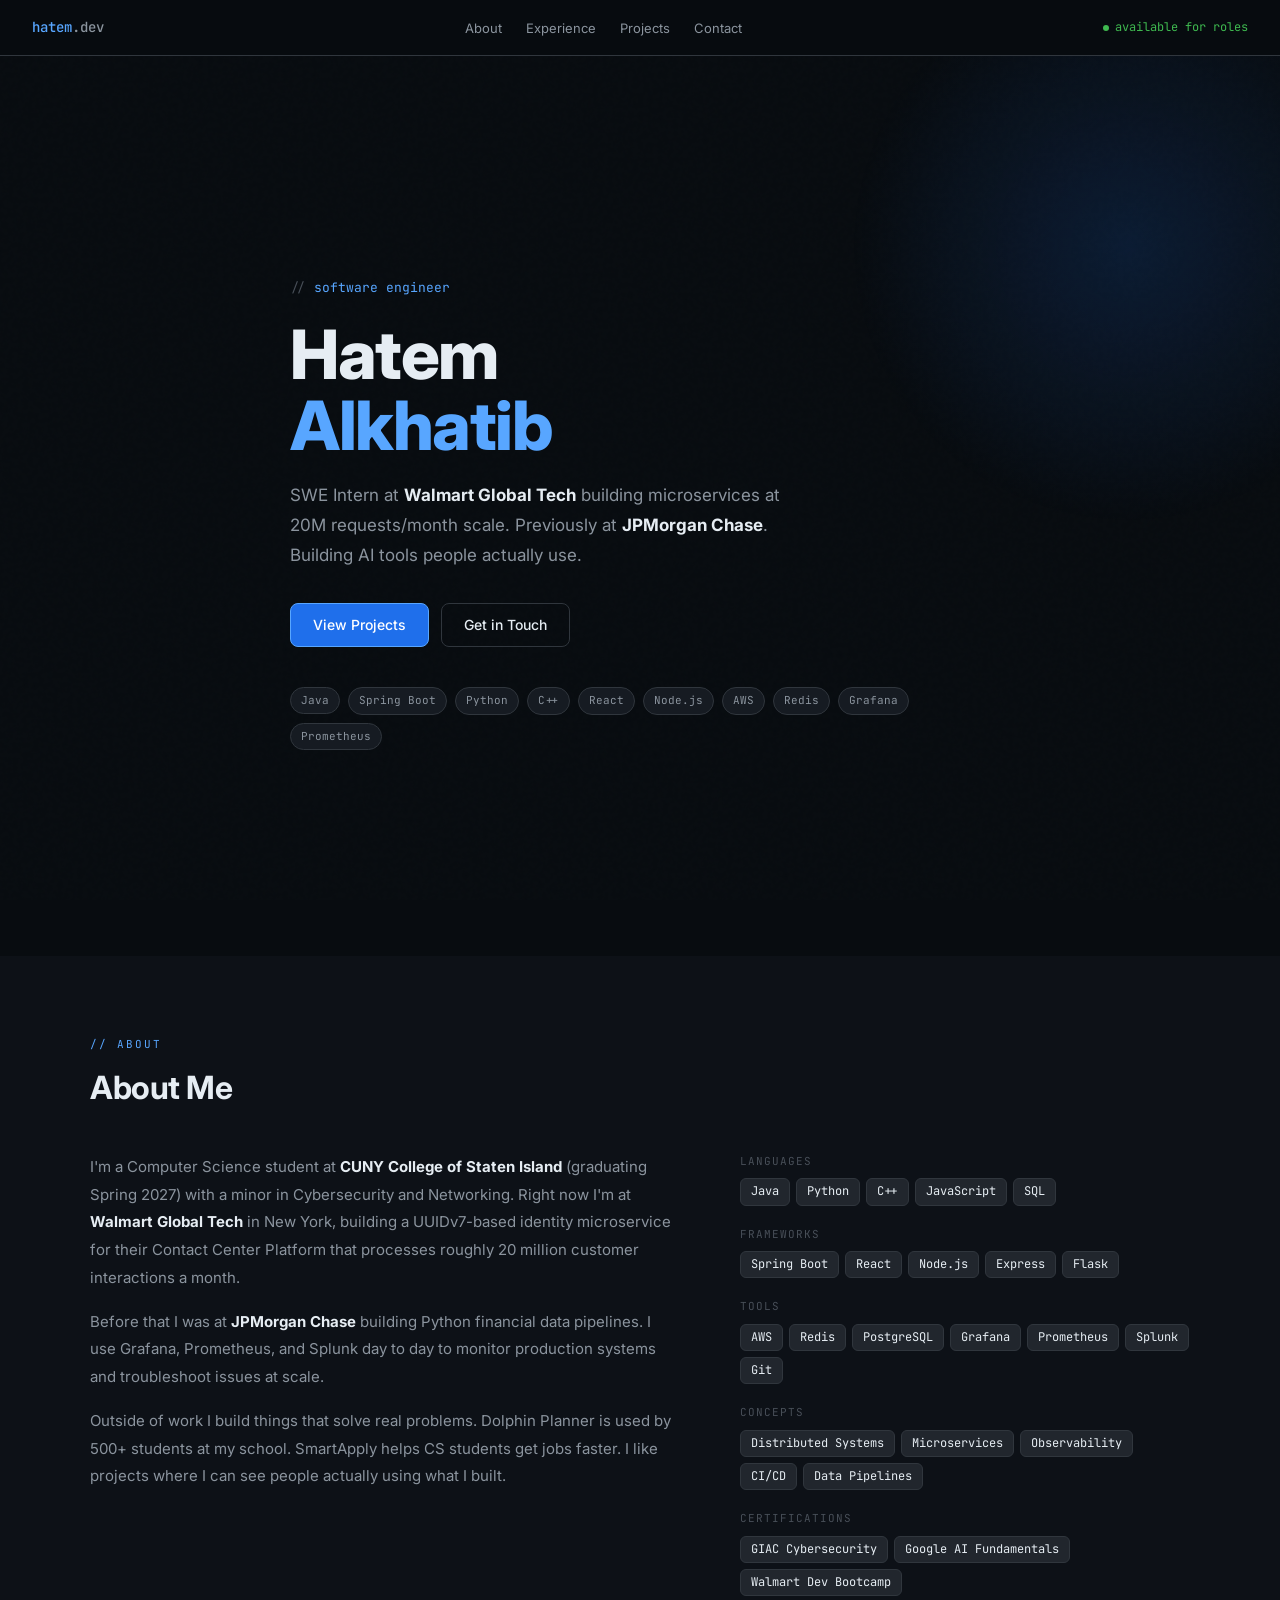
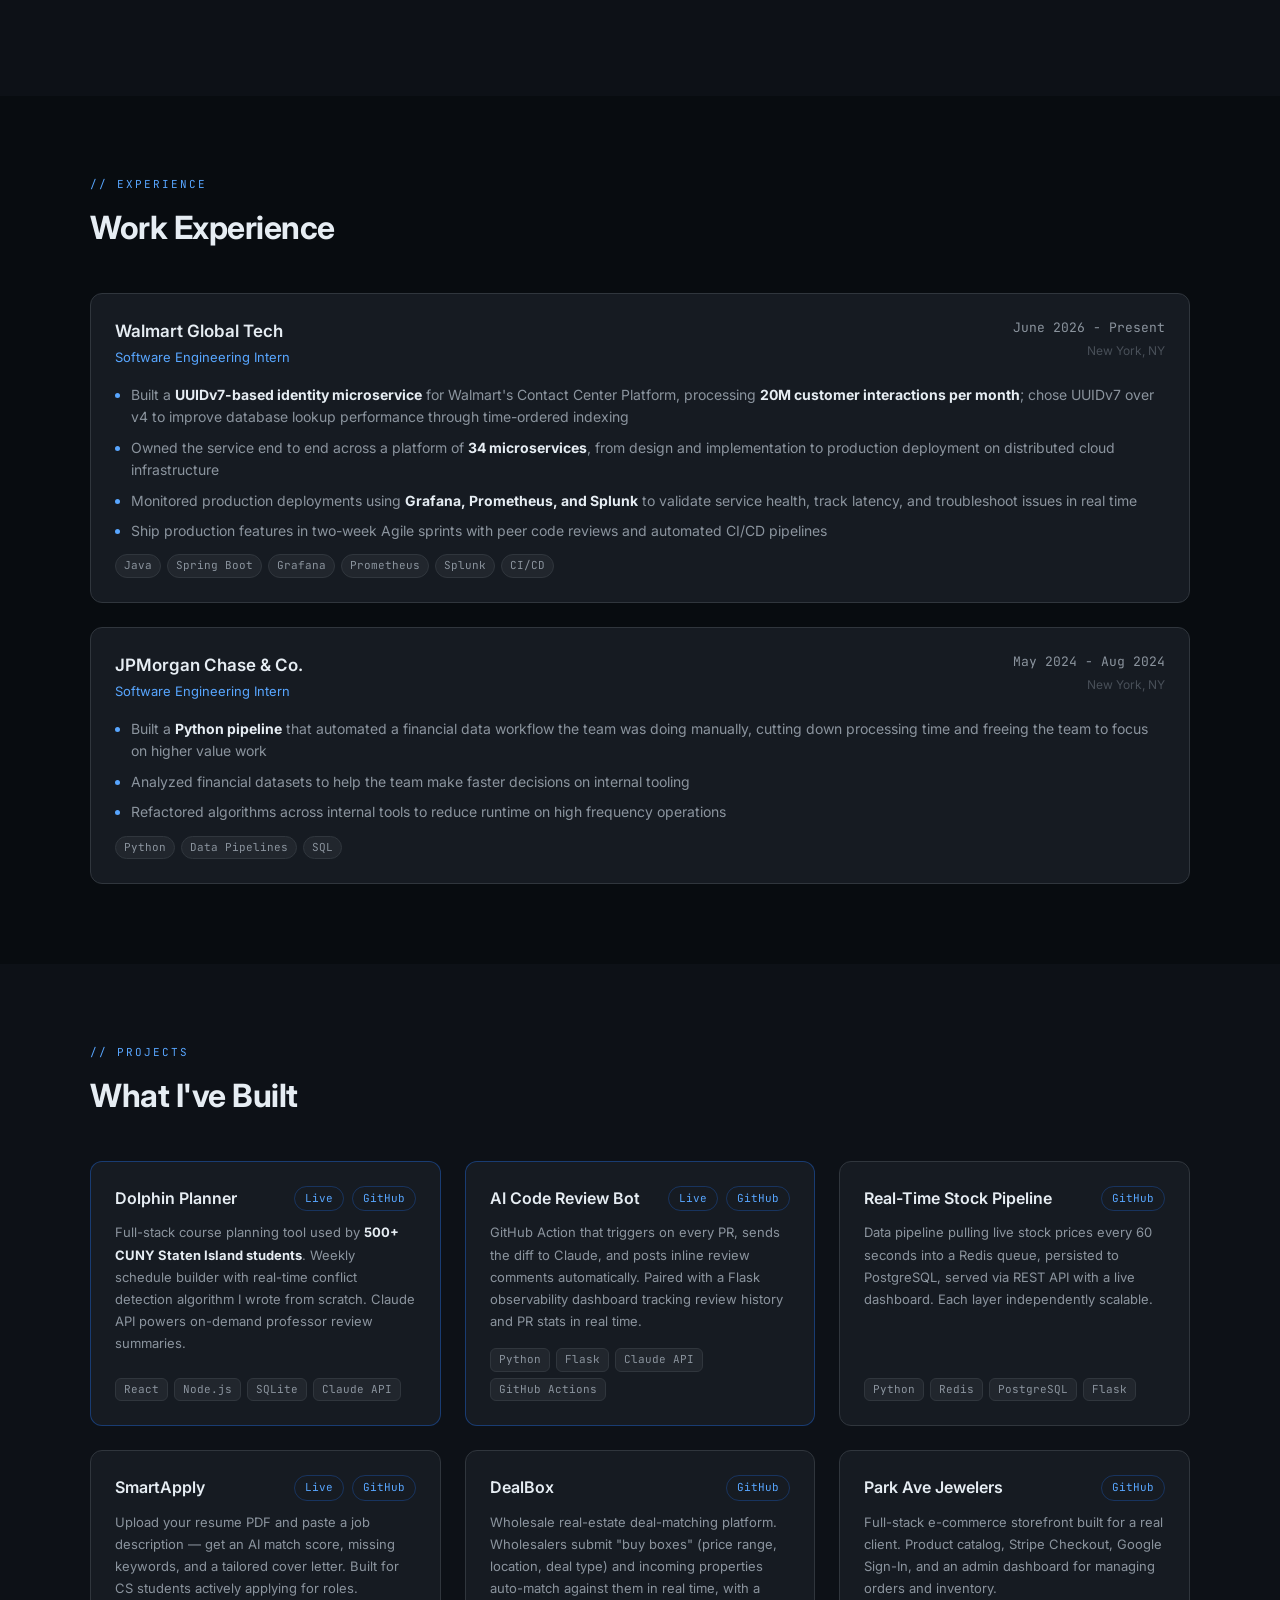
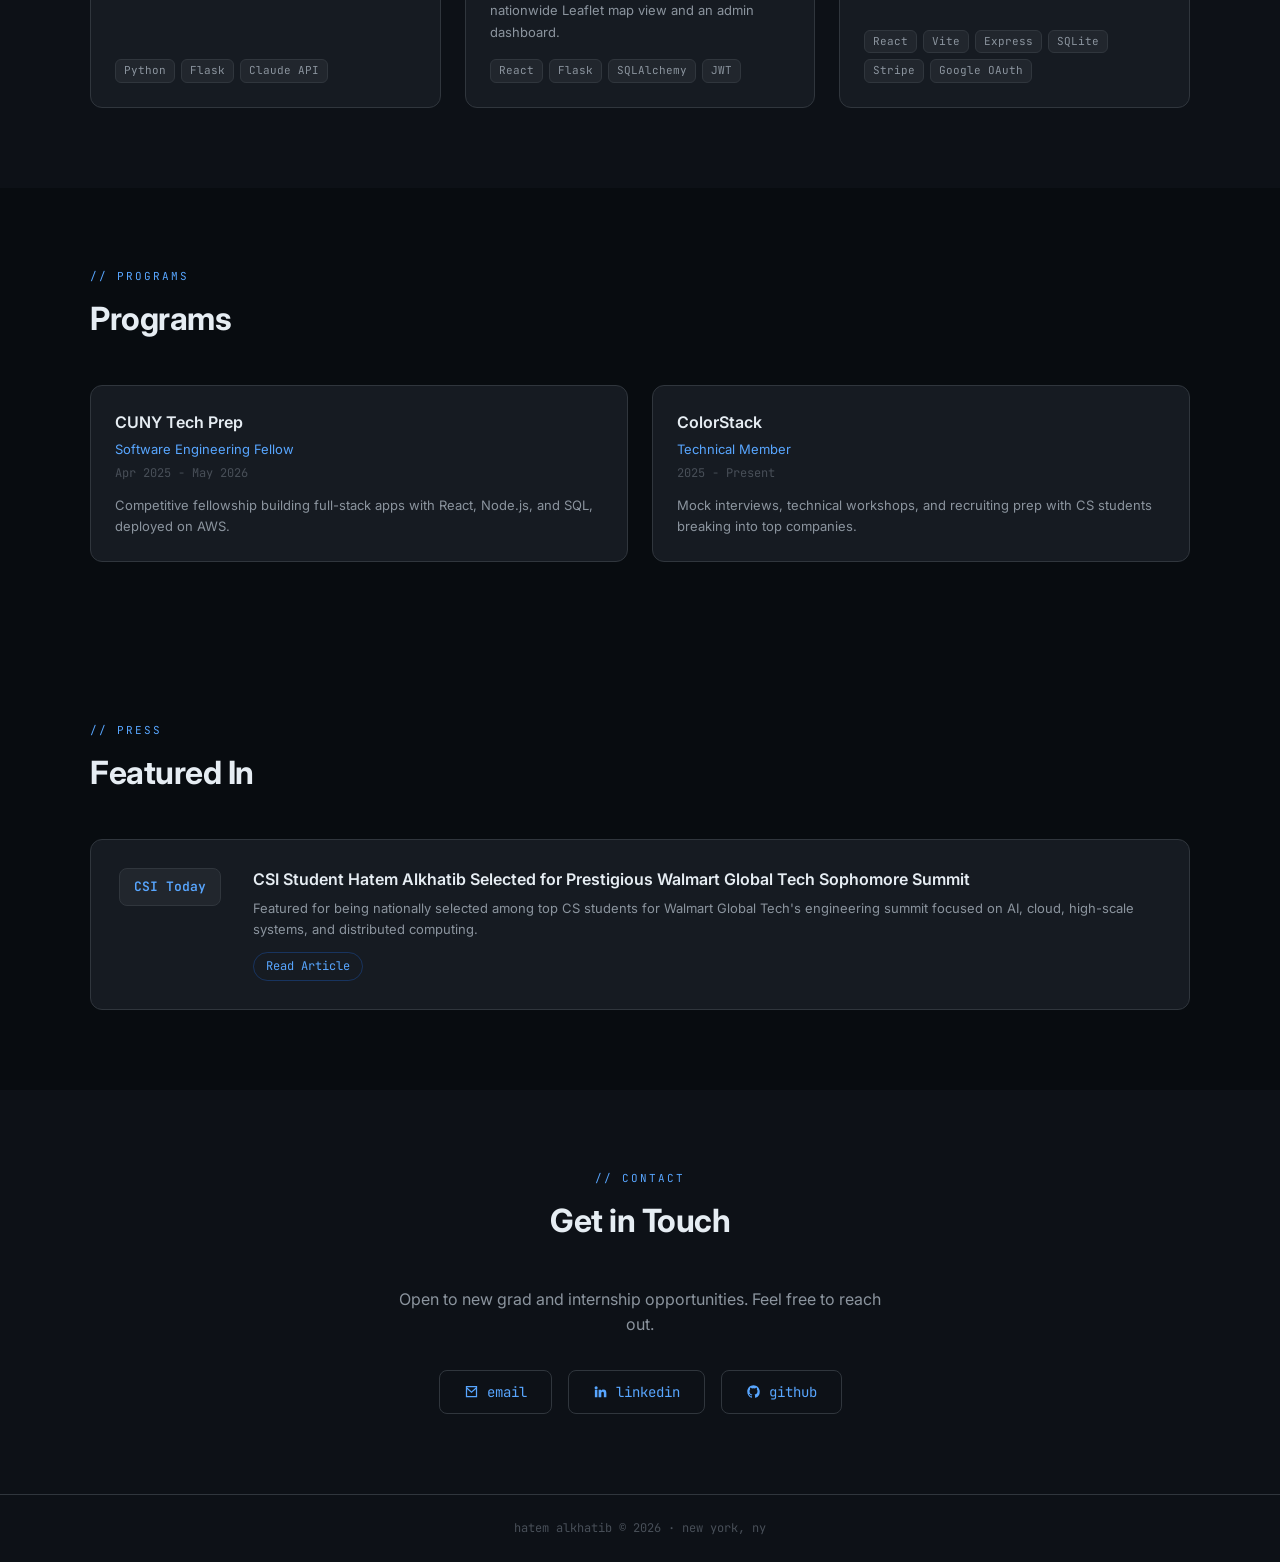
<file: index.html>
<!DOCTYPE html>
<html lang="en">
<head>
  <meta charset="UTF-8"/>
  <meta name="viewport" content="width=device-width, initial-scale=1.0"/>
  <title>Hatem Alkhatib | Software Engineer</title>
  <meta name="description" content="Hatem Alkhatib — Software Engineer building distributed systems and microservices. SWE Intern at Walmart Global Tech, previously JPMorgan Chase."/>
  <meta property="og:type" content="website"/>
  <meta property="og:title" content="Hatem Alkhatib | Software Engineer"/>
  <meta property="og:description" content="SWE Intern at Walmart Global Tech building microservices at 20M requests/month scale. Previously at JPMorgan Chase."/>
  <meta name="twitter:card" content="summary"/>
  <meta name="twitter:title" content="Hatem Alkhatib | Software Engineer"/>
  <meta name="twitter:description" content="SWE Intern at Walmart Global Tech building microservices at 20M requests/month scale. Previously at JPMorgan Chase."/>
  <link rel="icon" type="image/svg+xml" href="data:image/svg+xml,%3Csvg xmlns='http://www.w3.org/2000/svg' viewBox='0 0 64 64'%3E%3Crect width='64' height='64' rx='14' fill='%230d1117'/%3E%3Ctext x='32' y='45' font-family='monospace' font-size='36' font-weight='700' fill='%2358a6ff' text-anchor='middle'%3EH%3C/text%3E%3C/svg%3E"/>
  <!-- Google Fonts: Inter for UI, JetBrains Mono for code/labels -->
  <link rel="preconnect" href="https://fonts.googleapis.com"/>
  <link href="https://fonts.googleapis.com/css2?family=Inter:wght@300;400;500;600;700;800&family=JetBrains+Mono:wght@400;500&display=swap" rel="stylesheet"/>
  <style>
    /* Design tokens — GitHub-inspired dark palette */
    :root {
      --bg: #080c10;
      --bg2: #0d1117;
      --bg3: #161b22;
      --bg4: #21262d;
      --border: #30363d;
      --text: #e6edf3;
      --text2: #8b949e;
      --text3: #484f58;
      --blue: #58a6ff;
      --blue2: #1f6feb;
      --green: #3fb950;
      --purple: #bc8cff;
      --orange: #d29922;
      --red: #f85149;
      --accent: #388bfd;
    }

    * { box-sizing: border-box; margin: 0; padding: 0; }
    html { scroll-behavior: smooth; }
    body {
      font-family: 'Inter', -apple-system, sans-serif;
      background: var(--bg);
      color: var(--text);
      line-height: 1.6;
      overflow-x: hidden;
    }

    /* NOISE TEXTURE */
    body::before {
      content: '';
      position: fixed;
      inset: 0;
      background-image: url("data:image/svg+xml,%3Csvg viewBox='0 0 200 200' xmlns='http://www.w3.org/2000/svg'%3E%3Cfilter id='n'%3E%3CfeTurbulence type='fractalNoise' baseFrequency='0.9' numOctaves='4' stitchTiles='stitch'/%3E%3C/filter%3E%3Crect width='100%25' height='100%25' filter='url(%23n)' opacity='0.03'/%3E%3C/svg%3E");
      pointer-events: none;
      z-index: 0;
      opacity: 0.4;
    }

    /* NAV */
    nav {
      position: fixed; top: 0; width: 100%;
      background: rgba(8,12,16,0.85);
      backdrop-filter: blur(16px);
      border-bottom: 1px solid var(--border);
      z-index: 100; padding: 0 2rem; height: 56px;
      display: flex; align-items: center; justify-content: space-between;
    }
    .nav-logo {
      font-family: 'JetBrains Mono', monospace;
      font-size: 14px; color: var(--blue); text-decoration: none; font-weight: 500;
    }
    .nav-logo span { color: var(--text2); }
    .nav-links { display: flex; gap: 1.5rem; list-style: none; }
    .nav-links a { color: var(--text2); text-decoration: none; font-size: 13px; transition: color 0.2s; position: relative; }
    .nav-links a:hover { color: var(--text); }
    .nav-links a.active { color: var(--text); }
    .nav-links a.active::after {
      content: ''; position: absolute; left: 0; right: 0; bottom: -8px;
      height: 2px; background: var(--blue);
    }
    .nav-status {
      display: flex; align-items: center; gap: 6px;
      font-size: 12px; color: var(--green);
      font-family: 'JetBrains Mono', monospace;
    }
    .nav-status::before {
      content: ''; width: 6px; height: 6px;
      border-radius: 50%; background: var(--green);
      animation: pulse 2s infinite;
    }
    @keyframes pulse {
      0%, 100% { opacity: 1; } 50% { opacity: 0.3; }
    }
    .nav-toggle {
      display: none; background: none; border: none; cursor: pointer;
      width: 32px; height: 32px; padding: 0; flex-direction: column;
      justify-content: center; align-items: center; gap: 5px;
    }
    .nav-toggle span {
      display: block; width: 20px; height: 2px;
      background: var(--text); border-radius: 2px;
      transition: transform 0.25s ease, opacity 0.2s ease;
    }
    .nav-toggle.open span:nth-child(1) { transform: translateY(7px) rotate(45deg); }
    .nav-toggle.open span:nth-child(2) { opacity: 0; }
    .nav-toggle.open span:nth-child(3) { transform: translateY(-7px) rotate(-45deg); }

    /* HERO */
    .hero {
      min-height: 100vh; display: flex; align-items: center;
      padding: 80px 2rem 4rem; position: relative;
      overflow: hidden;
    }
    .hero::before {
      content: ''; position: absolute; top: -10%; right: -10%;
      width: 560px; height: 560px; border-radius: 50%;
      background: radial-gradient(circle, rgba(31,111,235,0.16), transparent 70%);
      pointer-events: none; z-index: 0;
    }
    .hero-inner {
      max-width: 700px; margin: 0 auto; width: 100%;
      display: block;
    }
    .hero-eyebrow {
      font-family: 'JetBrains Mono', monospace;
      font-size: 13px; color: var(--blue); margin-bottom: 1.25rem;
      display: flex; align-items: center; gap: 8px;
    }
    .hero-eyebrow::before { content: '//'; color: var(--text3); }
    h1 {
      font-size: clamp(40px, 6vw, 68px);
      font-weight: 800; line-height: 1.05;
      margin-bottom: 1.25rem; letter-spacing: -1.5px;
    }
    h1 .blue { color: var(--blue); }
    .hero-sub {
      font-size: 17px; color: var(--text2);
      max-width: 520px; margin-bottom: 2rem; line-height: 1.75;
    }
    .hero-sub strong { color: var(--text); }
    .hero-btns { display: flex; gap: 12px; margin-bottom: 2.5rem; flex-wrap: wrap; }
    .btn-primary {
      background: var(--blue2); color: #fff;
      padding: 10px 22px; border-radius: 8px;
      text-decoration: none; font-size: 14px; font-weight: 500;
      border: 1px solid var(--blue); transition: opacity 0.2s;
    }
    .btn-primary:hover { opacity: 0.85; }
    .btn-secondary {
      background: transparent; color: var(--text);
      border: 1px solid var(--border); padding: 10px 22px;
      border-radius: 8px; text-decoration: none;
      font-size: 14px; font-weight: 500; transition: border-color 0.2s;
    }
    .btn-secondary:hover { border-color: var(--blue); }
    .hero-tags { display: flex; flex-wrap: wrap; gap: 8px; }
    .hero-tags span {
      font-size: 11px; padding: 4px 10px; border-radius: 20px;
      background: var(--bg3); border: 1px solid var(--border);
      color: var(--text2); font-family: 'JetBrains Mono', monospace;
    }

    /* SECTIONS */
    section { padding: 5rem 2rem; position: relative; }
    .section-alt { background: var(--bg2); }
    .section-inner { max-width: 1100px; margin: 0 auto; }
    .section-label {
      font-family: 'JetBrains Mono', monospace;
      font-size: 11px; color: var(--blue); letter-spacing: 2px;
      text-transform: uppercase; margin-bottom: 8px;
    }
    h2 {
      font-size: 32px; font-weight: 700; margin-bottom: 2.5rem;
      letter-spacing: -0.5px;
    }

    /* ABOUT */
    .about-grid { display: grid; grid-template-columns: 1.3fr 1fr; gap: 4rem; align-items: start; }
    .about-text { font-size: 15px; color: var(--text2); line-height: 1.85; }
    .about-text p { margin-bottom: 1rem; }
    .about-text strong { color: var(--text); }
    .skill-group { margin-bottom: 1.25rem; }
    .skill-label-sm {
      font-size: 11px; text-transform: uppercase; letter-spacing: 1px;
      color: var(--text3); margin-bottom: 8px; font-family: 'JetBrains Mono', monospace;
    }
    .skill-tags { display: flex; flex-wrap: wrap; gap: 6px; }
    .skill-tags span {
      font-size: 12px; padding: 3px 10px; border-radius: 6px;
      background: var(--bg4); border: 1px solid var(--border);
      color: var(--text); font-family: 'JetBrains Mono', monospace;
    }

    /* EXPERIENCE */
    .exp-list { display: flex; flex-direction: column; gap: 1.5rem; }
    .exp-card {
      background: var(--bg3); border: 1px solid var(--border);
      border-radius: 12px; padding: 1.5rem;
      transition: border-color 0.2s, transform 0.2s, box-shadow 0.2s;
    }
    .exp-card:hover { border-color: var(--blue2); transform: translateY(-2px); box-shadow: 0 8px 24px rgba(0,0,0,0.35); }
    .exp-header {
      display: flex; justify-content: space-between;
      align-items: flex-start; margin-bottom: 1rem; flex-wrap: wrap; gap: 8px;
    }
    .exp-company { font-size: 17px; font-weight: 600; }
    .exp-role { font-size: 13px; color: var(--blue); margin-top: 2px; }
    .exp-meta { text-align: right; }
    .exp-date { font-size: 13px; color: var(--text2); font-family: 'JetBrains Mono', monospace; }
    .exp-loc { font-size: 12px; color: var(--text3); margin-top: 2px; }
    .exp-bullets { list-style: none; display: flex; flex-direction: column; gap: 8px; }
    .exp-bullets li {
      font-size: 14px; color: var(--text2); padding-left: 16px;
      position: relative; line-height: 1.6;
    }
    .exp-bullets li::before {
      content: ''; position: absolute; left: 0; top: 9px;
      width: 5px; height: 5px; border-radius: 50%; background: var(--blue);
    }
    .exp-bullets li strong { color: var(--text); }
    .exp-tools { display: flex; flex-wrap: wrap; gap: 6px; margin-top: 12px; }
    .exp-tool {
      font-size: 11px; padding: 2px 8px; border-radius: 20px;
      background: var(--bg4); border: 1px solid var(--border);
      color: var(--text2); font-family: 'JetBrains Mono', monospace;
    }

    /* PROJECTS */
    .projects-grid {
      display: grid; grid-template-columns: repeat(auto-fit, minmax(320px, 1fr));
      gap: 1.5rem;
    }
    .project-card {
      background: var(--bg3); border: 1px solid var(--border);
      border-radius: 12px; padding: 1.5rem;
      transition: border-color 0.2s, transform 0.2s;
      display: flex; flex-direction: column;
    }
    .project-card:hover { border-color: var(--blue2); transform: translateY(-2px); box-shadow: 0 8px 24px rgba(0,0,0,0.35); }
    .project-card.featured { border-color: rgba(31,111,235,0.4); }
    .project-header {
      display: flex; justify-content: space-between;
      align-items: flex-start; margin-bottom: 10px; gap: 8px;
    }
    .project-name { font-size: 16px; font-weight: 600; }
    .project-links { display: flex; gap: 8px; flex-shrink: 0; }
    .project-link {
      font-size: 11px; color: var(--blue); text-decoration: none;
      border: 1px solid rgba(31,111,235,0.3); padding: 3px 10px;
      border-radius: 20px; transition: background 0.2s;
      font-family: 'JetBrains Mono', monospace;
    }
    .project-link:hover { background: rgba(31,111,235,0.1); }
    .project-desc {
      font-size: 13px; color: var(--text2); line-height: 1.7;
      margin-bottom: 1rem; flex: 1;
    }
    .project-tags { display: flex; flex-wrap: wrap; gap: 6px; }
    .project-tags span {
      font-size: 11px; padding: 2px 8px; border-radius: 6px;
      background: var(--bg4); border: 1px solid var(--border);
      color: var(--text2); font-family: 'JetBrains Mono', monospace;
    }

    /* PROGRAMS */
    .programs-grid {
      display: grid; grid-template-columns: repeat(auto-fit, minmax(280px, 1fr));
      gap: 1.5rem;
    }
    .program-card {
      background: var(--bg3); border: 1px solid var(--border);
      border-radius: 12px; padding: 1.5rem;
      transition: border-color 0.2s, transform 0.2s, box-shadow 0.2s;
    }
    .program-card:hover { border-color: var(--blue2); transform: translateY(-2px); box-shadow: 0 8px 24px rgba(0,0,0,0.35); }
    .program-name { font-size: 16px; font-weight: 600; margin-bottom: 4px; }
    .program-role { font-size: 13px; color: var(--blue); margin-bottom: 4px; }
    .program-date {
      font-size: 12px; color: var(--text3); margin-bottom: 12px;
      font-family: 'JetBrains Mono', monospace;
    }
    .program-desc { font-size: 13px; color: var(--text2); line-height: 1.6; }

    /* CONTACT */
    .contact-inner { text-align: center; }
    .contact-sub { font-size: 16px; color: var(--text2); margin-bottom: 2rem; max-width: 500px; margin-left: auto; margin-right: auto; }
    .contact-links { display: flex; justify-content: center; gap: 16px; flex-wrap: wrap; }
    .contact-link {
      display: inline-flex; align-items: center; gap: 8px;
      color: var(--blue); text-decoration: none; font-size: 14px;
      border: 1px solid var(--border); padding: 10px 24px;
      border-radius: 8px; transition: border-color 0.2s, transform 0.2s, background 0.2s;
      font-family: 'JetBrains Mono', monospace;
    }
    .contact-link svg { width: 15px; height: 15px; flex-shrink: 0; }
    .contact-link:hover { border-color: var(--blue); transform: translateY(-2px); background: rgba(31,111,235,0.08); }

    /* FOOTER */
    footer {
      background: var(--bg2); border-top: 1px solid var(--border);
      padding: 1.5rem 2rem; text-align: center;
      font-size: 12px; color: var(--text3);
      font-family: 'JetBrains Mono', monospace;
    }



    /* HERO CONTENT layering */
    .hero, nav { position: relative; z-index: 1; }
    section { position: relative; z-index: 1; }

    /* SLIDE UP for hero content */
    .hero-content > * {
      opacity: 0;
      transform: translateY(24px);
      animation: slideUp 0.6s ease forwards;
    }
    .hero-eyebrow { animation-delay: 0.1s !important; }
    h1 { animation-delay: 0.2s !important; }
    .hero-sub { animation-delay: 0.35s !important; }
    .hero-btns { animation-delay: 0.5s !important; }
    .hero-tags { animation-delay: 0.6s !important; }
    @keyframes slideUp {
      to { opacity: 1; transform: translateY(0); }
    }


    /* FEATURED */
    .featured-card {
      display: flex; gap: 2rem; align-items: flex-start;
      background: var(--bg3); border: 1px solid var(--border);
      border-radius: 12px; padding: 1.75rem;
      transition: border-color 0.2s;
    }
    .featured-card:hover { border-color: var(--blue2); box-shadow: 0 8px 24px rgba(0,0,0,0.35); }
    .featured-logo {
      font-family: "JetBrains Mono", monospace;
      font-size: 13px; font-weight: 600; color: var(--blue);
      background: var(--bg4); border: 1px solid var(--border);
      padding: 8px 14px; border-radius: 8px; white-space: nowrap;
      flex-shrink: 0;
    }
    .featured-title {
      font-size: 16px; font-weight: 600; margin-bottom: 8px; line-height: 1.4;
    }
    .featured-desc {
      font-size: 13px; color: var(--text2); line-height: 1.6; margin-bottom: 12px;
    }
    .featured-link {
      font-size: 12px; color: var(--blue); text-decoration: none;
      font-family: "JetBrains Mono", monospace;
      border: 1px solid rgba(31,111,235,0.3); padding: 4px 12px;
      border-radius: 20px; transition: background 0.2s; display: inline-block;
    }
    .featured-link:hover { background: rgba(31,111,235,0.1); }

    /* RESPONSIVE */
    @media (max-width: 768px) {
      .about-grid { grid-template-columns: 1fr; }
      .nav-status { display: none; }
      .nav-toggle { display: flex; }
      .nav-links {
        flex-direction: column; position: fixed; top: 56px; left: 0; right: 0;
        background: rgba(8,12,16,0.98); backdrop-filter: blur(16px);
        border-bottom: 1px solid var(--border); padding: 0.5rem 2rem; gap: 0;
        transform: translateY(-8px); opacity: 0; pointer-events: none;
        transition: opacity 0.2s ease, transform 0.2s ease;
      }
      .nav-links.open { opacity: 1; transform: translateY(0); pointer-events: auto; }
      .nav-links li { width: 100%; }
      .nav-links a { display: block; padding: 14px 0; font-size: 15px; border-bottom: 1px solid var(--border); }
      .nav-links li:last-child a { border-bottom: none; }
      .nav-links a.active::after { display: none; }
      .exp-header { flex-direction: column; }
      .exp-meta { text-align: left; }
    }
  </style>
</head>
<body>

<nav>
  <a href="#home" class="nav-logo">hatem<span>.dev</span></a>
  <ul class="nav-links">
    <li><a href="#about">About</a></li>
    <li><a href="#experience">Experience</a></li>
    <li><a href="#projects">Projects</a></li>
    <li><a href="#contact">Contact</a></li>
  </ul>
  <div class="nav-status">available for roles</div>
  <button class="nav-toggle" id="navToggle" aria-label="Toggle navigation" aria-expanded="false">
    <span></span><span></span><span></span>
  </button>
</nav>

<!-- HERO -->
<section class="hero" id="home">
  <div class="hero-inner">
    <div class="hero-content">
      <div class="hero-eyebrow">software engineer</div>
      <h1>Hatem<br/><span class="blue">Alkhatib</span></h1>
      <p class="hero-sub">
        SWE Intern at <strong>Walmart Global Tech</strong> building microservices at 20M requests/month scale.
        Previously at <strong>JPMorgan Chase</strong>. Building AI tools people actually use.
      </p>
      <div class="hero-btns">
        <a href="#projects" class="btn-primary">View Projects</a>
        <a href="mailto:hatem.n.alkhatib@gmail.com" class="btn-secondary">Get in Touch</a>
      </div>
      <div class="hero-tags">
        <span>Java</span><span>Spring Boot</span><span>Python</span><span>C++</span>
        <span>React</span><span>Node.js</span><span>AWS</span>
        <span>Redis</span><span>Grafana</span><span>Prometheus</span>
      </div>
    </div>

  </div>
</section>

<!-- ABOUT -->
<section class="section-alt" id="about">
  <div class="section-inner">
    <div class="section-label">// about</div>
    <h2>About Me</h2>
    <div class="about-grid">
      <div class="about-text">
        <p>I'm a Computer Science student at <strong>CUNY College of Staten Island</strong> (graduating Spring 2027) with a minor in Cybersecurity and Networking. Right now I'm at <strong>Walmart Global Tech</strong> in New York, building a UUIDv7-based identity microservice for their Contact Center Platform that processes roughly 20 million customer interactions a month.</p>
        <p>Before that I was at <strong>JPMorgan Chase</strong> building Python financial data pipelines. I use Grafana, Prometheus, and Splunk day to day to monitor production systems and troubleshoot issues at scale.</p>
        <p>Outside of work I build things that solve real problems. Dolphin Planner is used by 500+ students at my school. SmartApply helps CS students get jobs faster. I like projects where I can see people actually using what I built.</p>
      </div>
      <div class="about-skills">
        <div class="skill-group">
          <div class="skill-label-sm">Languages</div>
          <div class="skill-tags"><span>Java</span><span>Python</span><span>C++</span><span>JavaScript</span><span>SQL</span></div>
        </div>
        <div class="skill-group">
          <div class="skill-label-sm">Frameworks</div>
          <div class="skill-tags"><span>Spring Boot</span><span>React</span><span>Node.js</span><span>Express</span><span>Flask</span></div>
        </div>
        <div class="skill-group">
          <div class="skill-label-sm">Tools</div>
          <div class="skill-tags"><span>AWS</span><span>Redis</span><span>PostgreSQL</span><span>Grafana</span><span>Prometheus</span><span>Splunk</span><span>Git</span></div>
        </div>
        <div class="skill-group">
          <div class="skill-label-sm">Concepts</div>
          <div class="skill-tags"><span>Distributed Systems</span><span>Microservices</span><span>Observability</span><span>CI/CD</span><span>Data Pipelines</span></div>
        </div>
        <div class="skill-group">
          <div class="skill-label-sm">Certifications</div>
          <div class="skill-tags"><span>GIAC Cybersecurity</span><span>Google AI Fundamentals</span><span>Walmart Dev Bootcamp</span></div>
        </div>
      </div>
    </div>
  </div>
</section>

<!-- EXPERIENCE -->
<section id="experience">
  <div class="section-inner">
    <div class="section-label">// experience</div>
    <h2>Work Experience</h2>
    <div class="exp-list">
      <div class="exp-card">
        <div class="exp-header">
          <div>
            <div class="exp-company">Walmart Global Tech</div>
            <div class="exp-role">Software Engineering Intern</div>
          </div>
          <div class="exp-meta">
            <div class="exp-date">June 2026 - Present</div>
            <div class="exp-loc">New York, NY</div>
          </div>
        </div>
        <ul class="exp-bullets">
          <li>Built a <strong>UUIDv7-based identity microservice</strong> for Walmart's Contact Center Platform, processing <strong>20M customer interactions per month</strong>; chose UUIDv7 over v4 to improve database lookup performance through time-ordered indexing</li>
          <li>Owned the service end to end across a platform of <strong>34 microservices</strong>, from design and implementation to production deployment on distributed cloud infrastructure</li>
          <li>Monitored production deployments using <strong>Grafana, Prometheus, and Splunk</strong> to validate service health, track latency, and troubleshoot issues in real time</li>
          <li>Ship production features in two-week Agile sprints with peer code reviews and automated CI/CD pipelines</li>
        </ul>
        <div class="exp-tools">
          <span class="exp-tool">Java</span><span class="exp-tool">Spring Boot</span>
          <span class="exp-tool">Grafana</span><span class="exp-tool">Prometheus</span>
          <span class="exp-tool">Splunk</span><span class="exp-tool">CI/CD</span>
        </div>
      </div>

      <div class="exp-card">
        <div class="exp-header">
          <div>
            <div class="exp-company">JPMorgan Chase &amp; Co.</div>
            <div class="exp-role">Software Engineering Intern</div>
          </div>
          <div class="exp-meta">
            <div class="exp-date">May 2024 - Aug 2024</div>
            <div class="exp-loc">New York, NY</div>
          </div>
        </div>
        <ul class="exp-bullets">
          <li>Built a <strong>Python pipeline</strong> that automated a financial data workflow the team was doing manually, cutting down processing time and freeing the team to focus on higher value work</li>
          <li>Analyzed financial datasets to help the team make faster decisions on internal tooling</li>
          <li>Refactored algorithms across internal tools to reduce runtime on high frequency operations</li>
        </ul>
        <div class="exp-tools">
          <span class="exp-tool">Python</span><span class="exp-tool">Data Pipelines</span><span class="exp-tool">SQL</span>
        </div>
      </div>
    </div>
  </div>
</section>

<!-- PROJECTS -->
<section class="section-alt" id="projects">
  <div class="section-inner">
    <div class="section-label">// projects</div>
    <h2>What I've Built</h2>
    <div class="projects-grid">

      <div class="project-card featured">
        <div class="project-header">
          <div class="project-name">Dolphin Planner</div>
          <div class="project-links">
            <a href="https://dolphin-planner.onrender.com" target="_blank" class="project-link">Live</a>
            <a href="https://github.com/hkhatib005/Dolphin-Planner" target="_blank" class="project-link">GitHub</a>
          </div>
        </div>
        <p class="project-desc">Full-stack course planning tool used by <strong style="color:#e6edf3">500+ CUNY Staten Island students</strong>. Weekly schedule builder with real-time conflict detection algorithm I wrote from scratch. Claude API powers on-demand professor review summaries.</p>
        <div class="project-tags"><span>React</span><span>Node.js</span><span>SQLite</span><span>Claude API</span></div>
      </div>

      <div class="project-card featured">
        <div class="project-header">
          <div class="project-name">AI Code Review Bot</div>
          <div class="project-links">
            <a href="https://ai-review-dashboard-urro.onrender.com" target="_blank" class="project-link">Live</a>
            <a href="https://github.com/hkhatib005/ai-code-review-bot" target="_blank" class="project-link">GitHub</a>
          </div>
        </div>
        <p class="project-desc">GitHub Action that triggers on every PR, sends the diff to Claude, and posts inline review comments automatically. Paired with a Flask observability dashboard tracking review history and PR stats in real time.</p>
        <div class="project-tags"><span>Python</span><span>Flask</span><span>Claude API</span><span>GitHub Actions</span></div>
      </div>

      <div class="project-card">
        <div class="project-header">
          <div class="project-name">Real-Time Stock Pipeline</div>
          <div class="project-links">
            <a href="https://github.com/hkhatib005/stock-pipeline" target="_blank" class="project-link">GitHub</a>
          </div>
        </div>
        <p class="project-desc">Data pipeline pulling live stock prices every 60 seconds into a Redis queue, persisted to PostgreSQL, served via REST API with a live dashboard. Each layer independently scalable.</p>
        <div class="project-tags"><span>Python</span><span>Redis</span><span>PostgreSQL</span><span>Flask</span></div>
      </div>

      <div class="project-card">
        <div class="project-header">
          <div class="project-name">SmartApply</div>
          <div class="project-links">
            <a href="https://smartapply-4etc.onrender.com" target="_blank" class="project-link">Live</a>
            <a href="https://github.com/hkhatib005/smartapply" target="_blank" class="project-link">GitHub</a>
          </div>
        </div>
        <p class="project-desc">Upload your resume PDF and paste a job description — get an AI match score, missing keywords, and a tailored cover letter. Built for CS students actively applying for roles.</p>
        <div class="project-tags"><span>Python</span><span>Flask</span><span>Claude API</span></div>
      </div>

      <div class="project-card">
        <div class="project-header">
          <div class="project-name">DealBox</div>
          <div class="project-links">
            <a href="https://github.com/hkhatib005/Dealbox" target="_blank" class="project-link">GitHub</a>
          </div>
        </div>
        <p class="project-desc">Wholesale real-estate deal-matching platform. Wholesalers submit "buy boxes" (price range, location, deal type) and incoming properties auto-match against them in real time, with a nationwide Leaflet map view and an admin dashboard.</p>
        <div class="project-tags"><span>React</span><span>Flask</span><span>SQLAlchemy</span><span>JWT</span></div>
      </div>

      <div class="project-card">
        <div class="project-header">
          <div class="project-name">Park Ave Jewelers</div>
          <div class="project-links">
            <a href="https://github.com/hkhatib005/Park-Ave-Repo" target="_blank" class="project-link">GitHub</a>
          </div>
        </div>
        <p class="project-desc">Full-stack e-commerce storefront built for a real client. Product catalog, Stripe Checkout, Google Sign-In, and an admin dashboard for managing orders and inventory.</p>
        <div class="project-tags"><span>React</span><span>Vite</span><span>Express</span><span>SQLite</span><span>Stripe</span><span>Google OAuth</span></div>
      </div>

    </div>
  </div>
</section>

<!-- PROGRAMS -->
<section id="programs">
  <div class="section-inner">
    <div class="section-label">// programs</div>
    <h2>Programs</h2>
    <div class="programs-grid">
      <div class="program-card">
        <div class="program-name">CUNY Tech Prep</div>
        <div class="program-role">Software Engineering Fellow</div>
        <div class="program-date">Apr 2025 - May 2026</div>
        <p class="program-desc">Competitive fellowship building full-stack apps with React, Node.js, and SQL, deployed on AWS.</p>
      </div>
      <div class="program-card">
        <div class="program-name">ColorStack</div>
        <div class="program-role">Technical Member</div>
        <div class="program-date">2025 - Present</div>
        <p class="program-desc">Mock interviews, technical workshops, and recruiting prep with CS students breaking into top companies.</p>
      </div>
    </div>
  </div>
</section>

<!-- FEATURED -->
<section id="featured">
  <div class="section-inner">
    <div class="section-label">// press</div>
    <h2>Featured In</h2>
    <div class="featured-card">
      <div class="featured-logo">CSI Today</div>
      <div class="featured-content">
        <div class="featured-title">CSI Student Hatem Alkhatib Selected for Prestigious Walmart Global Tech Sophomore Summit</div>
        <div class="featured-desc">Featured for being nationally selected among top CS students for Walmart Global Tech's engineering summit focused on AI, cloud, high-scale systems, and distributed computing.</div>
        <a href="https://csitoday.com/2025/05/csi-student-hatem-alkhatib-selected-for-prestigious-walmart-global-tech-sophomore-summit/" target="_blank" class="featured-link">Read Article</a>
      </div>
    </div>
  </div>
</section>

<!-- CONTACT -->
<section class="section-alt" id="contact">
  <div class="section-inner contact-inner">
    <div class="section-label">// contact</div>
    <h2>Get in Touch</h2>
    <p class="contact-sub">Open to new grad and internship opportunities. Feel free to reach out.</p>
    <div class="contact-links">
      <a href="mailto:hatem.n.alkhatib@gmail.com" class="contact-link">
        <svg viewBox="0 0 24 24" fill="none" stroke="currentColor" stroke-width="2"><path d="M4 4h16v16H4z"/><path d="m4 6 8 7 8-7"/></svg>
        email
      </a>
      <a href="https://www.linkedin.com/in/hatemalkhatib" target="_blank" class="contact-link">
        <svg viewBox="0 0 24 24" fill="currentColor"><path d="M4.98 3.5a2.5 2.5 0 1 1 0 5 2.5 2.5 0 0 1 0-5ZM3 9h4v12H3zM9 9h3.8v1.7h.05c.53-1 1.83-2 3.76-2 4.02 0 4.76 2.6 4.76 6V21h-4v-5.6c0-1.34-.02-3.07-1.88-3.07-1.88 0-2.17 1.46-2.17 2.97V21H9z"/></svg>
        linkedin
      </a>
      <a href="https://github.com/hkhatib005" target="_blank" class="contact-link">
        <svg viewBox="0 0 24 24" fill="currentColor"><path d="M12 2C6.48 2 2 6.58 2 12.2c0 4.5 2.87 8.32 6.84 9.67.5.1.68-.22.68-.49 0-.24-.01-.87-.01-1.71-2.78.62-3.37-1.37-3.37-1.37-.45-1.18-1.11-1.49-1.11-1.49-.9-.63.07-.62.07-.62 1 .07 1.53 1.05 1.53 1.05.89 1.56 2.34 1.11 2.91.85.09-.66.35-1.11.63-1.37-2.22-.26-4.56-1.14-4.56-5.06 0-1.12.39-2.03 1.03-2.75-.1-.26-.45-1.3.1-2.71 0 0 .84-.28 2.75 1.05a9.3 9.3 0 0 1 5 0c1.91-1.33 2.75-1.05 2.75-1.05.55 1.41.2 2.45.1 2.71.64.72 1.03 1.63 1.03 2.75 0 3.93-2.34 4.79-4.57 5.05.36.32.68.94.68 1.9 0 1.37-.01 2.47-.01 2.81 0 .27.18.6.69.49A10.02 10.02 0 0 0 22 12.2C22 6.58 17.52 2 12 2Z"/></svg>
        github
      </a>
    </div>
  </div>
</section>

<footer>
  <p>hatem alkhatib &copy; 2026 &middot; new york, ny</p>
</footer>

<script>
  // ---- MOBILE NAV TOGGLE ----
  const navToggle = document.getElementById('navToggle');
  const navLinksList = document.querySelector('.nav-links');
  navToggle.addEventListener('click', () => {
    const isOpen = navLinksList.classList.toggle('open');
    navToggle.classList.toggle('open', isOpen);
    navToggle.setAttribute('aria-expanded', isOpen);
  });
  navLinksList.querySelectorAll('a').forEach(a => {
    a.addEventListener('click', () => {
      navLinksList.classList.remove('open');
      navToggle.classList.remove('open');
      navToggle.setAttribute('aria-expanded', 'false');
    });
  });

  // ---- NAV HIGHLIGHT ----
  const sections = document.querySelectorAll('section[id]');
  const navLinks = document.querySelectorAll('.nav-links a');
  window.addEventListener('scroll', () => {
    let current = '';
    sections.forEach(s => {
      if (window.scrollY >= s.offsetTop - 80) current = s.getAttribute('id');
    });
    navLinks.forEach(a => {
      a.classList.toggle('active', a.getAttribute('href') === '#' + current);
    });
  });

  // ---- FADE IN ON SCROLL ----
  const observer = new IntersectionObserver((entries) => {
    entries.forEach(e => {
      if (e.isIntersecting) {
        e.target.style.opacity = '1';
        e.target.style.transform = 'translateY(0)';
      }
    });
  }, { threshold: 0.1 });

  document.querySelectorAll('.exp-card, .project-card, .program-card, .featured-card').forEach(el => {
    el.style.opacity = '0';
    el.style.transform = 'translateY(20px)';
    el.style.transition = 'opacity 0.5s ease, transform 0.5s ease';
    observer.observe(el);
  });
</script>
</body>
</html>
</file>
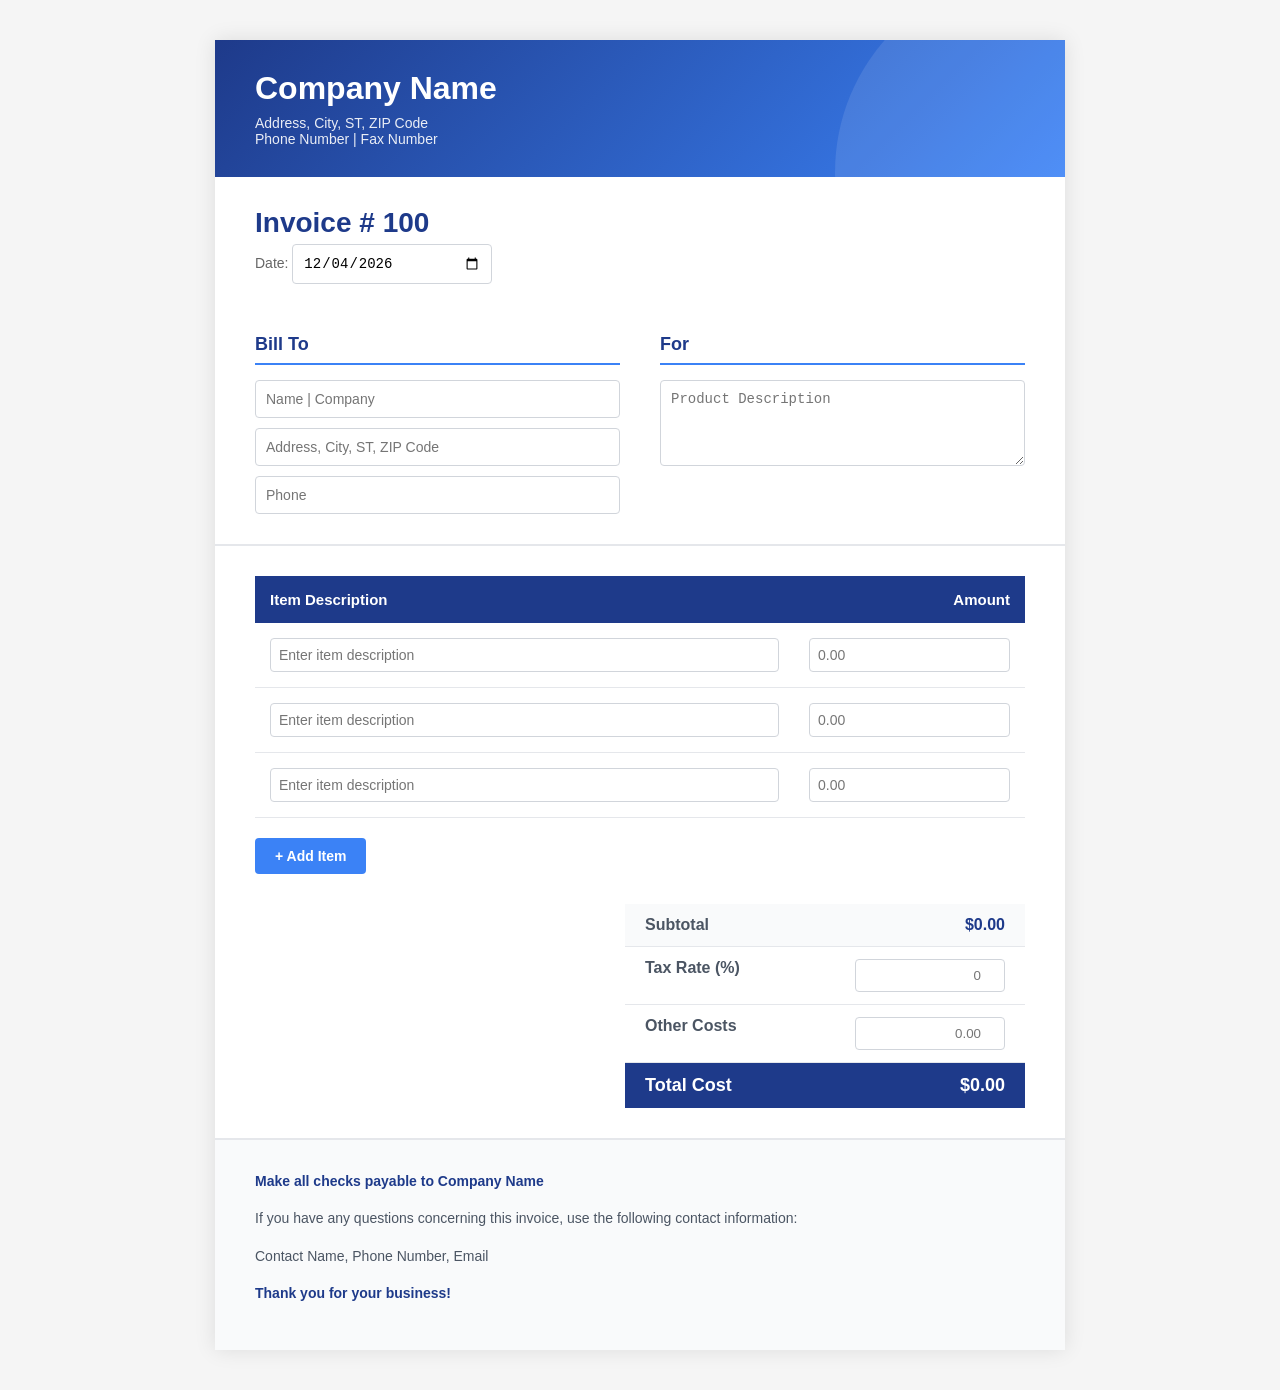
<file: invoice-calculator.html>
<!DOCTYPE html>
<html lang="en">
<head>
    <meta charset="UTF-8">
    <meta name="viewport" content="width=device-width, initial-scale=1.0">
    <title>Professional Invoice Calculator</title>
    <style>
        * {
            margin: 0;
            padding: 0;
            box-sizing: border-box;
        }

        body {
            font-family: 'Segoe UI', Tahoma, Geneva, Verdana, sans-serif;
            background: #f5f5f5;
            padding: 40px 20px;
        }

        .invoice-container {
            max-width: 850px;
            margin: 0 auto;
            background: white;
            box-shadow: 0 0 20px rgba(0, 0, 0, 0.1);
        }

        /* HEADER */
        .header {
            background: linear-gradient(135deg, #1e3a8a 0%, #3b82f6 100%);
            color: white;
            padding: 30px 40px;
            position: relative;
            overflow: hidden;
        }

        .header::before {
            content: '';
            position: absolute;
            top: -50%;
            right: -20%;
            width: 400px;
            height: 400px;
            background: rgba(255, 255, 255, 0.1);
            border-radius: 50%;
        }

        .company-name {
            font-size: 32px;
            font-weight: 700;
            margin-bottom: 8px;
            position: relative;
            z-index: 1;
        }

        .company-info {
            font-size: 14px;
            opacity: 0.9;
            position: relative;
            z-index: 1;
        }

        /* INVOICE INFO */
        .invoice-info {
            padding: 30px 40px 20px;
        }

        .invoice-number {
            font-size: 28px;
            color: #1e3a8a;
            font-weight: 600;
            margin-bottom: 5px;
        }

        .invoice-date {
            color: #666;
            font-size: 14px;
        }

        /* BILL TO SECTION */
        .bill-section {
            display: grid;
            grid-template-columns: 1fr 1fr;
            gap: 40px;
            padding: 20px 40px;
            border-bottom: 2px solid #e5e7eb;
        }

        .bill-to, .bill-for {
            position: relative;
        }

        .section-title {
            font-size: 18px;
            color: #1e3a8a;
            font-weight: 600;
            margin-bottom: 15px;
            padding-bottom: 8px;
            border-bottom: 2px solid #3b82f6;
        }

        .input-field {
            width: 100%;
            padding: 10px;
            margin-bottom: 10px;
            border: 1px solid #d1d5db;
            border-radius: 4px;
            font-size: 14px;
            transition: border-color 0.3s;
        }

        .input-field:focus {
            outline: none;
            border-color: #3b82f6;
            box-shadow: 0 0 0 3px rgba(59, 130, 246, 0.1);
        }

        /* ITEMS TABLE */
        .items-section {
            padding: 30px 40px;
        }

        .items-table {
            width: 100%;
            border-collapse: collapse;
            margin-bottom: 20px;
        }

        .items-table thead {
            background: #1e3a8a;
            color: white;
        }

        .items-table th {
            padding: 15px;
            text-align: left;
            font-weight: 600;
            font-size: 15px;
        }

        .items-table th:last-child {
            text-align: right;
        }

        .items-table tbody tr {
            border-bottom: 1px solid #e5e7eb;
        }

        .items-table tbody tr:hover {
            background: #f9fafb;
        }

        .items-table td {
            padding: 15px;
        }

        .items-table input {
            width: 100%;
            padding: 8px;
            border: 1px solid #d1d5db;
            border-radius: 4px;
            font-size: 14px;
        }

        .items-table input:focus {
            outline: none;
            border-color: #3b82f6;
        }

        .amount-cell {
            text-align: right;
            font-weight: 600;
            color: #1e3a8a;
        }

        .add-row-btn {
            background: #3b82f6;
            color: white;
            border: none;
            padding: 10px 20px;
            border-radius: 4px;
            cursor: pointer;
            font-size: 14px;
            font-weight: 600;
            transition: background 0.3s;
        }

        .add-row-btn:hover {
            background: #2563eb;
        }

        /* TOTALS SECTION */
        .totals-section {
            padding: 0 40px 30px;
            display: flex;
            justify-content: flex-end;
        }

        .totals-box {
            width: 400px;
        }

        .total-row {
            display: flex;
            justify-content: space-between;
            padding: 12px 20px;
            border-bottom: 1px solid #e5e7eb;
        }

        .total-row.subtotal {
            background: #f9fafb;
        }

        .total-row.tax-rate input,
        .total-row.other-costs input {
            width: 150px;
            padding: 8px;
            border: 1px solid #d1d5db;
            border-radius: 4px;
            text-align: right;
        }

        .total-row.final {
            background: #1e3a8a;
            color: white;
            font-size: 18px;
            font-weight: 700;
            border: none;
        }

        .total-label {
            font-weight: 600;
            color: #4b5563;
        }

        .total-row.final .total-label {
            color: white;
        }

        .total-value {
            font-weight: 700;
            color: #1e3a8a;
        }

        .total-row.final .total-value {
            color: white;
        }

        /* FOOTER */
        .footer {
            padding: 30px 40px;
            background: #f9fafb;
            border-top: 2px solid #e5e7eb;
        }

        .footer p {
            margin-bottom: 15px;
            color: #4b5563;
            font-size: 14px;
            line-height: 1.6;
        }

        .footer strong {
            color: #1e3a8a;
        }

        /* RESPONSIVE */
        @media (max-width: 768px) {
            .bill-section {
                grid-template-columns: 1fr;
                gap: 20px;
            }

            .items-table {
                font-size: 12px;
            }

            .items-table th,
            .items-table td {
                padding: 10px 5px;
            }

            .totals-box {
                width: 100%;
            }

            .invoice-container {
                margin: 0;
            }

            body {
                padding: 0;
            }
        }

        /* PRINT STYLES */
        @media print {
            body {
                background: white;
                padding: 0;
            }

            .invoice-container {
                box-shadow: none;
            }

            .add-row-btn {
                display: none;
            }
        }
    </style>
</head>
<body>
    <div class="invoice-container">
        <!-- HEADER -->
        <div class="header">
            <div class="company-name">Company Name</div>
            <div class="company-info">
                Address, City, ST, ZIP Code<br>
                Phone Number | Fax Number
            </div>
        </div>

        <!-- INVOICE INFO -->
        <div class="invoice-info">
            <div class="invoice-number">Invoice # <span id="invoiceNumber">100</span></div>
            <div class="invoice-date">Date: <input type="date" class="input-field" style="width: 200px; display: inline-block;" id="invoiceDate"></div>
        </div>

        <!-- BILL TO / FOR SECTION -->
        <div class="bill-section">
            <div class="bill-to">
                <div class="section-title">Bill To</div>
                <input type="text" class="input-field" placeholder="Name | Company">
                <input type="text" class="input-field" placeholder="Address, City, ST, ZIP Code">
                <input type="text" class="input-field" placeholder="Phone">
            </div>
            <div class="bill-for">
                <div class="section-title">For</div>
                <textarea class="input-field" rows="4" placeholder="Product Description"></textarea>
            </div>
        </div>

        <!-- ITEMS TABLE -->
        <div class="items-section">
            <table class="items-table">
                <thead>
                    <tr>
                        <th style="width: 70%;">Item Description</th>
                        <th style="width: 30%;">Amount</th>
                    </tr>
                </thead>
                <tbody id="itemsTableBody">
                    <tr>
                        <td><input type="text" placeholder="Enter item description" class="item-desc"></td>
                        <td><input type="number" step="0.01" min="0" placeholder="0.00" class="item-amount" oninput="calculateTotals()"></td>
                    </tr>
                    <tr>
                        <td><input type="text" placeholder="Enter item description" class="item-desc"></td>
                        <td><input type="number" step="0.01" min="0" placeholder="0.00" class="item-amount" oninput="calculateTotals()"></td>
                    </tr>
                    <tr>
                        <td><input type="text" placeholder="Enter item description" class="item-desc"></td>
                        <td><input type="number" step="0.01" min="0" placeholder="0.00" class="item-amount" oninput="calculateTotals()"></td>
                    </tr>
                </tbody>
            </table>
            <button class="add-row-btn" onclick="addRow()">+ Add Item</button>
        </div>

        <!-- TOTALS SECTION -->
        <div class="totals-section">
            <div class="totals-box">
                <div class="total-row subtotal">
                    <span class="total-label">Subtotal</span>
                    <span class="total-value" id="subtotal">$0.00</span>
                </div>
                <div class="total-row tax-rate">
                    <span class="total-label">Tax Rate (%)</span>
                    <input type="number" step="0.01" min="0" placeholder="0" id="taxRate" oninput="calculateTotals()">
                </div>
                <div class="total-row other-costs">
                    <span class="total-label">Other Costs</span>
                    <input type="number" step="0.01" min="0" placeholder="0.00" id="otherCosts" oninput="calculateTotals()">
                </div>
                <div class="total-row final">
                    <span class="total-label">Total Cost</span>
                    <span class="total-value" id="totalCost">$0.00</span>
                </div>
            </div>
        </div>

        <!-- FOOTER -->
        <div class="footer">
            <p><strong>Make all checks payable to Company Name</strong></p>
            <p>If you have any questions concerning this invoice, use the following contact information:</p>
            <p>Contact Name, Phone Number, Email</p>
            <p><strong>Thank you for your business!</strong></p>
        </div>
    </div>

    <script>
        // Set today's date as default
        document.getElementById('invoiceDate').valueAsDate = new Date();

        // Function to add new row to items table
        function addRow() {
            let tableBody = document.getElementById('itemsTableBody');
            let newRow = document.createElement('tr');
            newRow.innerHTML = `
                <td><input type="text" placeholder="Enter item description" class="item-desc"></td>
                <td><input type="number" step="0.01" min="0" placeholder="0.00" class="item-amount" oninput="calculateTotals()"></td>
            `;
            tableBody.appendChild(newRow);
        }

        // Function to calculate all totals
        function calculateTotals() {
            // Get all item amounts
            let itemAmounts = document.getElementsByClassName('item-amount');
            let subtotal = 0;

            // Calculate subtotal using for loop
            for (let i = 0; i < itemAmounts.length; i++) {
                let amount = parseFloat(itemAmounts[i].value) || 0;
                subtotal += amount;
            }

            // Get tax rate and other costs
            let taxRate = parseFloat(document.getElementById('taxRate').value) || 0;
            let otherCosts = parseFloat(document.getElementById('otherCosts').value) || 0;

            // Calculate tax amount
            let taxAmount = subtotal * (taxRate / 100);

            // Calculate total
            let total = subtotal + taxAmount + otherCosts;

            // Update display
            document.getElementById('subtotal').textContent = '$' + subtotal.toFixed(2);
            document.getElementById('totalCost').textContent = '$' + total.toFixed(2);
        }

        // Initialize calculations
        calculateTotals();
    </script>
</body>
</html>
</file>
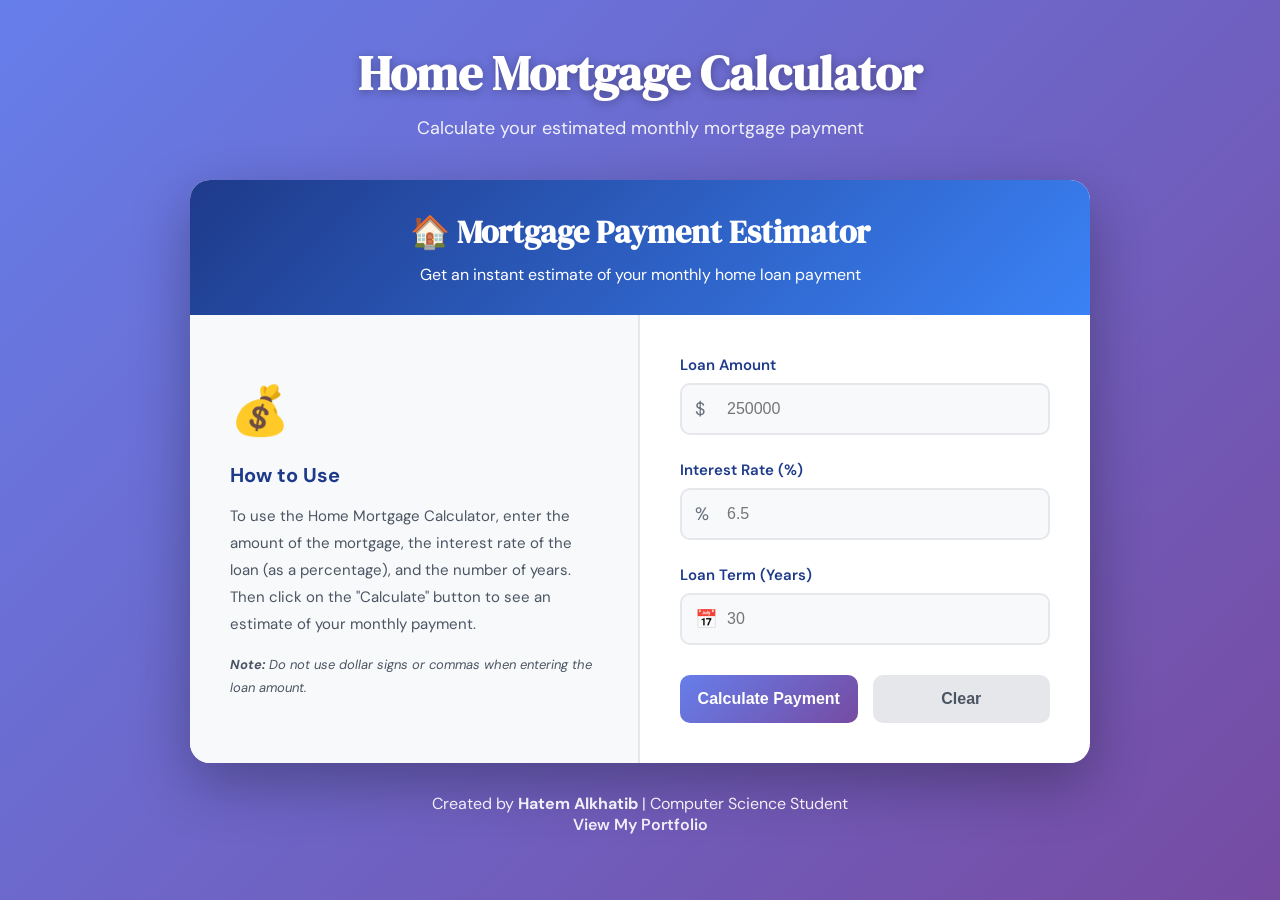
<file: mortgage-calculator.html>
<!DOCTYPE html>
<html lang="en">
<head>
    <meta charset="UTF-8">
    <meta name="viewport" content="width=device-width, initial-scale=1.0">
    <title>Home Mortgage Calculator | Hatem Alkhatib</title>
    <link href="https://fonts.googleapis.com/css2?family=DM+Serif+Display:ital@0;1&family=DM+Sans:wght@300;400;500;600&display=swap" rel="stylesheet"/>
    <style>
        * {
            margin: 0;
            padding: 0;
            box-sizing: border-box;
        }

        body {
            font-family: 'DM Sans', sans-serif;
            background: linear-gradient(135deg, #667eea 0%, #764ba2 100%);
            min-height: 100vh;
            padding: 40px 20px;
        }

        .container {
            max-width: 900px;
            margin: 0 auto;
        }

        /* HEADER */
        header {
            text-align: center;
            color: white;
            margin-bottom: 40px;
        }

        h1 {
            font-family: 'DM Serif Display', serif;
            font-size: 48px;
            margin-bottom: 10px;
            text-shadow: 0 2px 10px rgba(0, 0, 0, 0.3);
        }

        .subtitle {
            font-size: 18px;
            opacity: 0.9;
        }

        /* CALCULATOR CARD */
        .calculator-card {
            background: white;
            border-radius: 20px;
            box-shadow: 0 20px 60px rgba(0, 0, 0, 0.3);
            overflow: hidden;
        }

        .calculator-header {
            background: linear-gradient(135deg, #1e3a8a 0%, #3b82f6 100%);
            color: white;
            padding: 30px;
            text-align: center;
        }

        .calculator-header h2 {
            font-family: 'DM Serif Display', serif;
            font-size: 32px;
            margin-bottom: 10px;
        }

        .calculator-body {
            display: grid;
            grid-template-columns: 1fr 1fr;
            gap: 0;
        }

        /* INFO SECTION */
        .info-section {
            padding: 40px;
            background: #f8f9fa;
            border-right: 2px solid #e5e7eb;
            display: flex;
            flex-direction: column;
            justify-content: center;
        }

        .info-section h3 {
            color: #1e3a8a;
            font-size: 20px;
            margin-bottom: 15px;
        }

        .info-section p {
            color: #4b5563;
            line-height: 1.8;
            font-size: 15px;
        }

        .info-icon {
            font-size: 48px;
            margin-bottom: 20px;
            color: #3b82f6;
        }

        /* FORM SECTION */
        .form-section {
            padding: 40px;
        }

        .form-group {
            margin-bottom: 25px;
        }

        label {
            display: block;
            color: #1e3a8a;
            font-weight: 600;
            margin-bottom: 8px;
            font-size: 15px;
        }

        input[type="text"],
        input[type="number"] {
            width: 100%;
            padding: 15px;
            border: 2px solid #e5e7eb;
            border-radius: 10px;
            font-size: 16px;
            transition: all 0.3s;
            background: #f8f9fa;
        }

        input:focus {
            outline: none;
            border-color: #3b82f6;
            background: white;
            box-shadow: 0 0 0 3px rgba(59, 130, 246, 0.1);
        }

        .input-icon {
            position: relative;
        }

        .input-icon input {
            padding-left: 45px;
        }

        .input-icon::before {
            content: attr(data-icon);
            position: absolute;
            left: 15px;
            top: 50%;
            transform: translateY(-50%);
            color: #6b7280;
            font-size: 18px;
        }

        /* BUTTONS */
        .button-group {
            display: flex;
            gap: 15px;
            margin-top: 30px;
        }

        button {
            flex: 1;
            padding: 15px;
            border: none;
            border-radius: 10px;
            font-size: 16px;
            font-weight: 600;
            cursor: pointer;
            transition: all 0.3s;
        }

        .btn-calculate {
            background: linear-gradient(135deg, #667eea 0%, #764ba2 100%);
            color: white;
        }

        .btn-calculate:hover {
            transform: translateY(-2px);
            box-shadow: 0 10px 20px rgba(102, 126, 234, 0.3);
        }

        .btn-reset {
            background: #e5e7eb;
            color: #4b5563;
        }

        .btn-reset:hover {
            background: #d1d5db;
        }

        /* RESULT SECTION */
        .result-section {
            grid-column: 1 / -1;
            padding: 40px;
            background: linear-gradient(135deg, #f093fb 0%, #f5576c 100%);
            text-align: center;
            display: none;
        }

        .result-section.show {
            display: block;
            animation: slideDown 0.5s ease;
        }

        @keyframes slideDown {
            from {
                opacity: 0;
                transform: translateY(-20px);
            }
            to {
                opacity: 1;
                transform: translateY(0);
            }
        }

        .result-label {
            color: white;
            font-size: 18px;
            margin-bottom: 15px;
            opacity: 0.9;
        }

        .result-value {
            color: white;
            font-size: 56px;
            font-weight: 700;
            text-shadow: 0 4px 15px rgba(0, 0, 0, 0.2);
        }

        .result-details {
            display: grid;
            grid-template-columns: repeat(3, 1fr);
            gap: 20px;
            margin-top: 30px;
        }

        .detail-item {
            background: rgba(255, 255, 255, 0.2);
            padding: 20px;
            border-radius: 10px;
        }

        .detail-label {
            color: white;
            font-size: 14px;
            opacity: 0.9;
            margin-bottom: 5px;
        }

        .detail-value {
            color: white;
            font-size: 24px;
            font-weight: 600;
        }

        /* FOOTER */
        footer {
            text-align: center;
            margin-top: 30px;
            color: white;
            opacity: 0.9;
        }

        footer a {
            color: white;
            text-decoration: none;
            font-weight: 600;
        }

        footer a:hover {
            text-decoration: underline;
        }

        /* RESPONSIVE */
        @media (max-width: 768px) {
            h1 {
                font-size: 32px;
            }

            .calculator-body {
                grid-template-columns: 1fr;
            }

            .info-section {
                border-right: none;
                border-bottom: 2px solid #e5e7eb;
            }

            .result-details {
                grid-template-columns: 1fr;
            }

            .button-group {
                flex-direction: column;
            }
        }
    </style>
</head>
<body>
    <div class="container">
        <header>
            <h1>Home Mortgage Calculator</h1>
            <p class="subtitle">Calculate your estimated monthly mortgage payment</p>
        </header>

        <div class="calculator-card">
            <div class="calculator-header">
                <h2>🏠 Mortgage Payment Estimator</h2>
                <p>Get an instant estimate of your monthly home loan payment</p>
            </div>

            <div class="calculator-body">
                <!-- INFO SECTION -->
                <div class="info-section">
                    <div class="info-icon">💰</div>
                    <h3>How to Use</h3>
                    <p>
                        To use the Home Mortgage Calculator, enter the amount of the mortgage, 
                        the interest rate of the loan (as a percentage), and the number of years. 
                        Then click on the "Calculate" button to see an estimate of your monthly payment.
                    </p>
                    <p style="margin-top: 15px; font-size: 13px; font-style: italic;">
                        <strong>Note:</strong> Do not use dollar signs or commas when entering the loan amount.
                    </p>
                </div>

                <!-- FORM SECTION -->
                <div class="form-section">
                    <form name="Form1" id="mortgageForm">
                        <div class="form-group">
                            <label for="Amount">Loan Amount</label>
                            <div class="input-icon" data-icon="$">
                                <input 
                                    type="text" 
                                    name="Amount" 
                                    id="Amount" 
                                    placeholder="250000"
                                    required>
                            </div>
                        </div>

                        <div class="form-group">
                            <label for="Rate">Interest Rate (%)</label>
                            <div class="input-icon" data-icon="%">
                                <input 
                                    type="text" 
                                    name="Rate" 
                                    id="Rate" 
                                    placeholder="6.5"
                                    required>
                            </div>
                        </div>

                        <div class="form-group">
                            <label for="Years">Loan Term (Years)</label>
                            <div class="input-icon" data-icon="📅">
                                <input 
                                    type="text" 
                                    name="Years" 
                                    id="Years" 
                                    placeholder="30"
                                    required>
                            </div>
                        </div>

                        <div class="form-group" style="display: none;">
                            <input type="text" name="Payment" id="Payment" readonly>
                        </div>

                        <div class="button-group">
                            <button type="button" class="btn-calculate" onclick="calculateMortgage()">
                                Calculate Payment
                            </button>
                            <button type="button" class="btn-reset" onclick="resetForm()">
                                Clear
                            </button>
                        </div>
                    </form>
                </div>
            </div>

            <!-- RESULT SECTION -->
            <div class="result-section" id="resultSection">
                <div class="result-label">Your Estimated Monthly Payment</div>
                <div class="result-value" id="monthlyPayment">$0.00</div>
                
                <div class="result-details">
                    <div class="detail-item">
                        <div class="detail-label">Total Loan Amount</div>
                        <div class="detail-value" id="totalLoan">$0</div>
                    </div>
                    <div class="detail-item">
                        <div class="detail-label">Interest Rate</div>
                        <div class="detail-value" id="interestRate">0%</div>
                    </div>
                    <div class="detail-item">
                        <div class="detail-label">Total Payments</div>
                        <div class="detail-value" id="totalPayments">0</div>
                    </div>
                </div>
            </div>
        </div>

        <footer>
            <p>Created by <strong>Hatem Alkhatib</strong> | Computer Science Student</p>
            <p><a href="https://hkhatib005.github.io/Hatem/">View My Portfolio</a></p>
        </footer>
    </div>

    <script>
        // ===============================================
        // MORTGAGE CALCULATOR JAVASCRIPT
        // Based on provided calculator.js
        // ===============================================

        function mortCalc(myform) {
            var price = document.Form1.Amount.value;
            var price = parseInt(price, 10);
            
            if (isNaN(price)) {
                alert("Please enter a valid number for the loan amount. Do not use a dollar sign or commas.");
                return;
            }
            
            var interest = document.Form1.Rate.value;
            var interest = parseFloat(interest);
            
            if (isNaN(interest)) {
                alert("Please enter a valid interest rate.");
                return;
            }
            
            var numYears = document.Form1.Years.value;
            var numYears = parseInt(numYears, 10);
            
            if (isNaN(numYears)) {
                alert("Please enter a valid number of years.");
                return;
            }
            
            document.Form1.Payment.value = monthly(price, interest, numYears);
            document.Form1.Payment.value = punctuation(document.Form1.Payment.value);
        }

        function monthly(price, interest, numYears) {
            var IntRate = interest / 1200;
            var Pmts = numYears * 12;
            var pay = price;
            return pay * (IntRate / (1 - (1 / Math.pow(1 + IntRate, Pmts))));
        }

        function punctuation(valuein) {
            var formatStr = "";
            var Odollars = "";
            var decpos = valuein.indexOf(".");
            
            if (decpos == -1)
                decpos = valuein.length;
            
            var dollars = valuein.substring(0, decpos);
            var Fdollars = dollars.length;
            
            if (Fdollars > 3) {
                while (Fdollars > 0) {
                    Tdollars = dollars.substring(Fdollars - 3, Fdollars);
                    if (Tdollars.length == 3) {
                        Odollars = "," + Tdollars + Odollars;
                        Fdollars = Fdollars - 3;
                    } else {
                        Odollars = Tdollars + Odollars;
                        Fdollars = 0;
                    }
                }
                if (Odollars.substring(0, 1) == ",")
                    dollars = Odollars.substring(1, Odollars.length);
                else
                    dollars = Odollars;
            }
            
            var cents = valuein.substring(decpos + 1, decpos + 3);
            if (cents == "")
                cents = "00";
            
            var formatStr = "$" + dollars + "." + cents;
            return formatStr;
        }

        // Enhanced calculate function with display
        function calculateMortgage() {
            // Run the original calculation
            mortCalc();
            
            // Get the calculated payment
            var payment = document.Form1.Payment.value;
            
            if (payment && payment !== "") {
                // Display the result
                document.getElementById('monthlyPayment').textContent = payment;
                
                // Display additional details
                var loanAmount = document.Form1.Amount.value;
                var rate = document.Form1.Rate.value;
                var years = document.Form1.Years.value;
                
                document.getElementById('totalLoan').textContent = "$" + parseInt(loanAmount).toLocaleString();
                document.getElementById('interestRate').textContent = rate + "%";
                document.getElementById('totalPayments').textContent = (years * 12) + " months";
                
                // Show result section
                document.getElementById('resultSection').classList.add('show');
                
                // Scroll to result
                document.getElementById('resultSection').scrollIntoView({ behavior: 'smooth', block: 'nearest' });
            }
        }

        // Reset form function
        function resetForm() {
            document.getElementById('mortgageForm').reset();
            document.getElementById('resultSection').classList.remove('show');
        }

        // Allow Enter key to calculate
        document.getElementById('mortgageForm').addEventListener('keypress', function(e) {
            if (e.key === 'Enter') {
                e.preventDefault();
                calculateMortgage();
            }
        });
    </script>
</body>
</html>
</file>
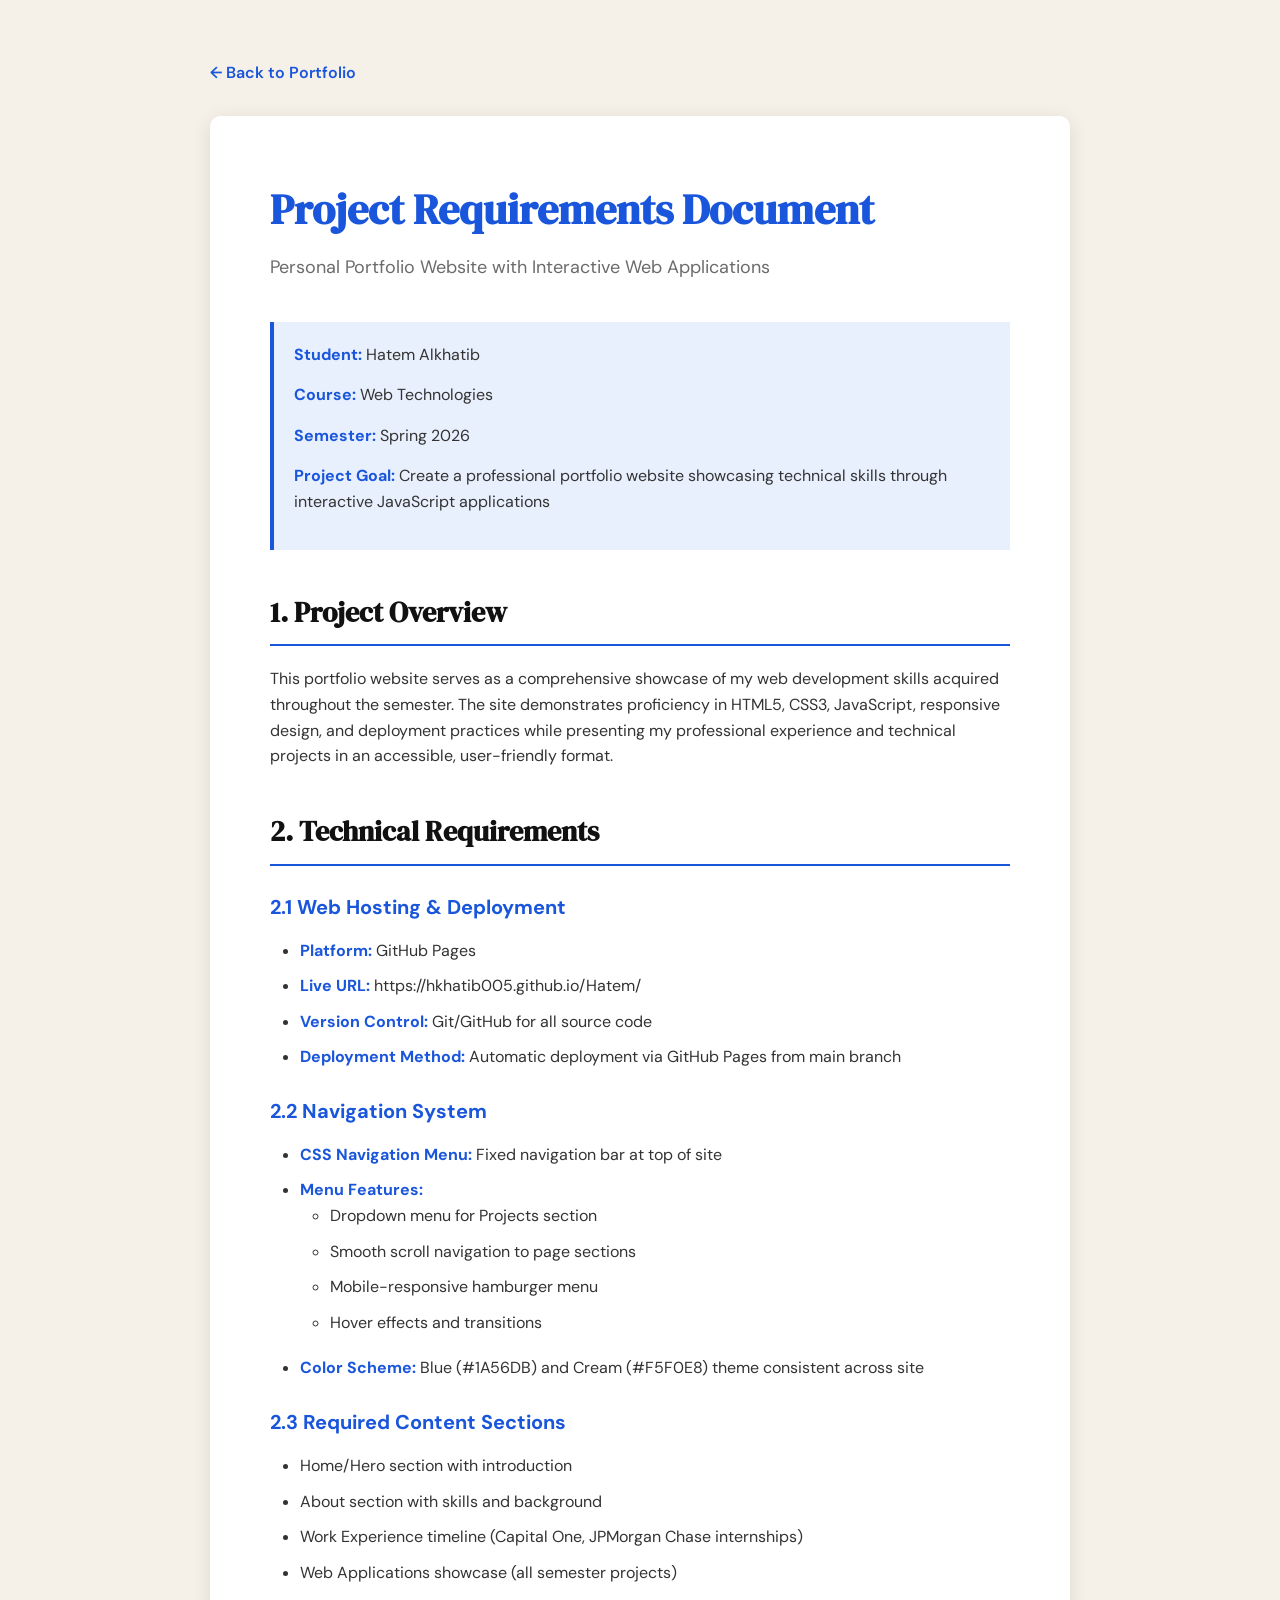
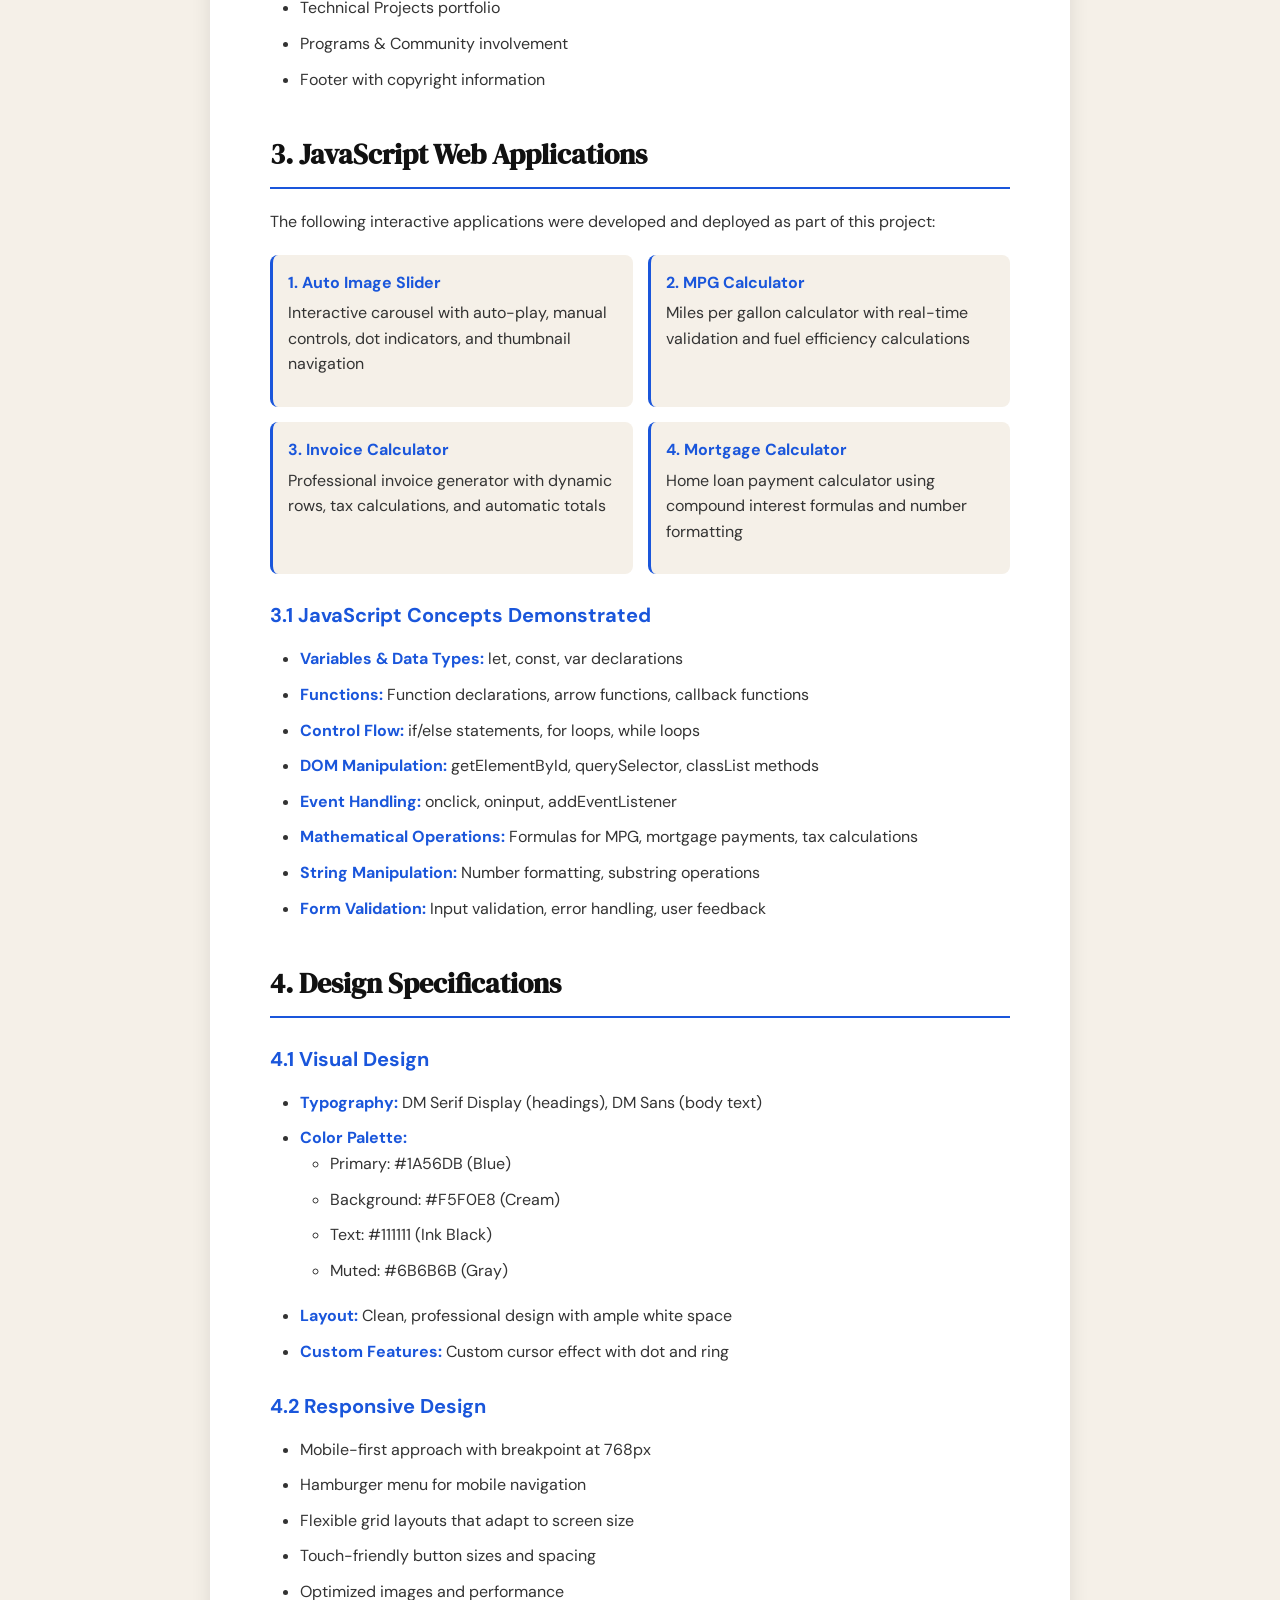
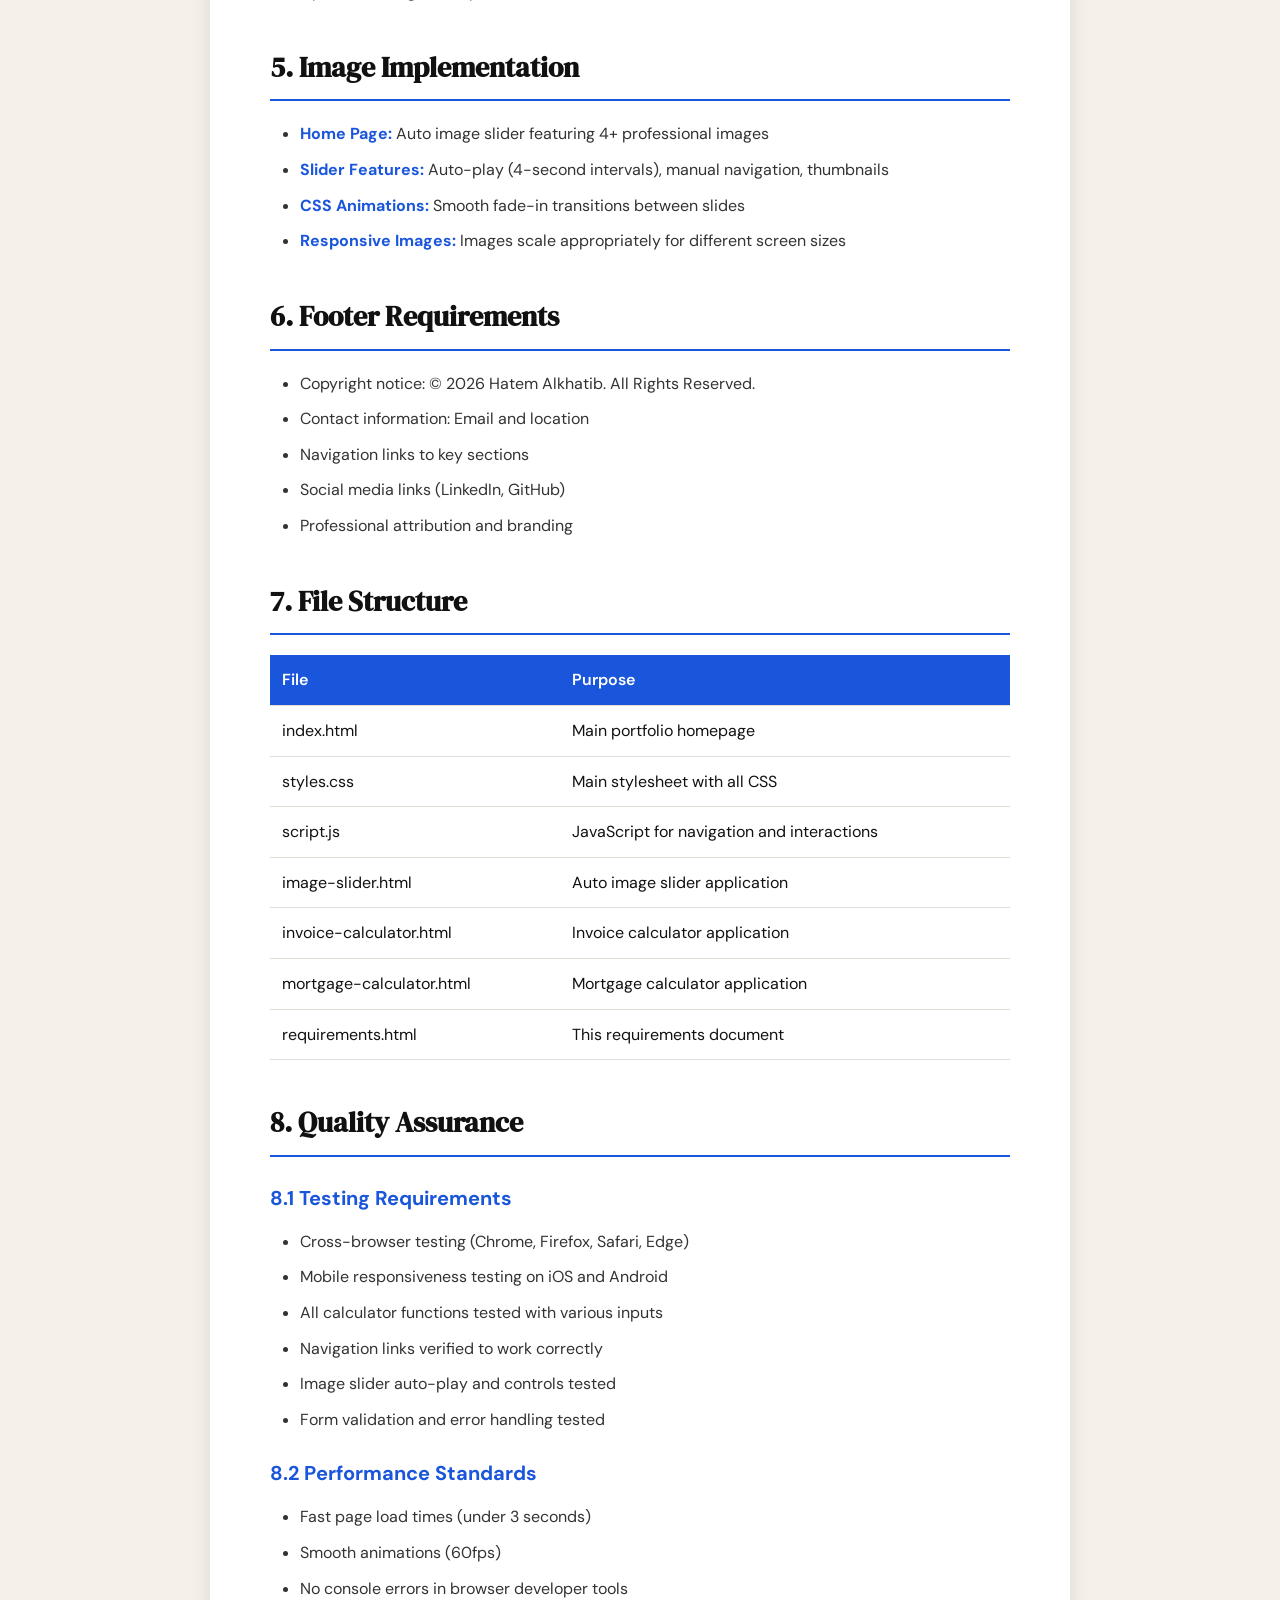
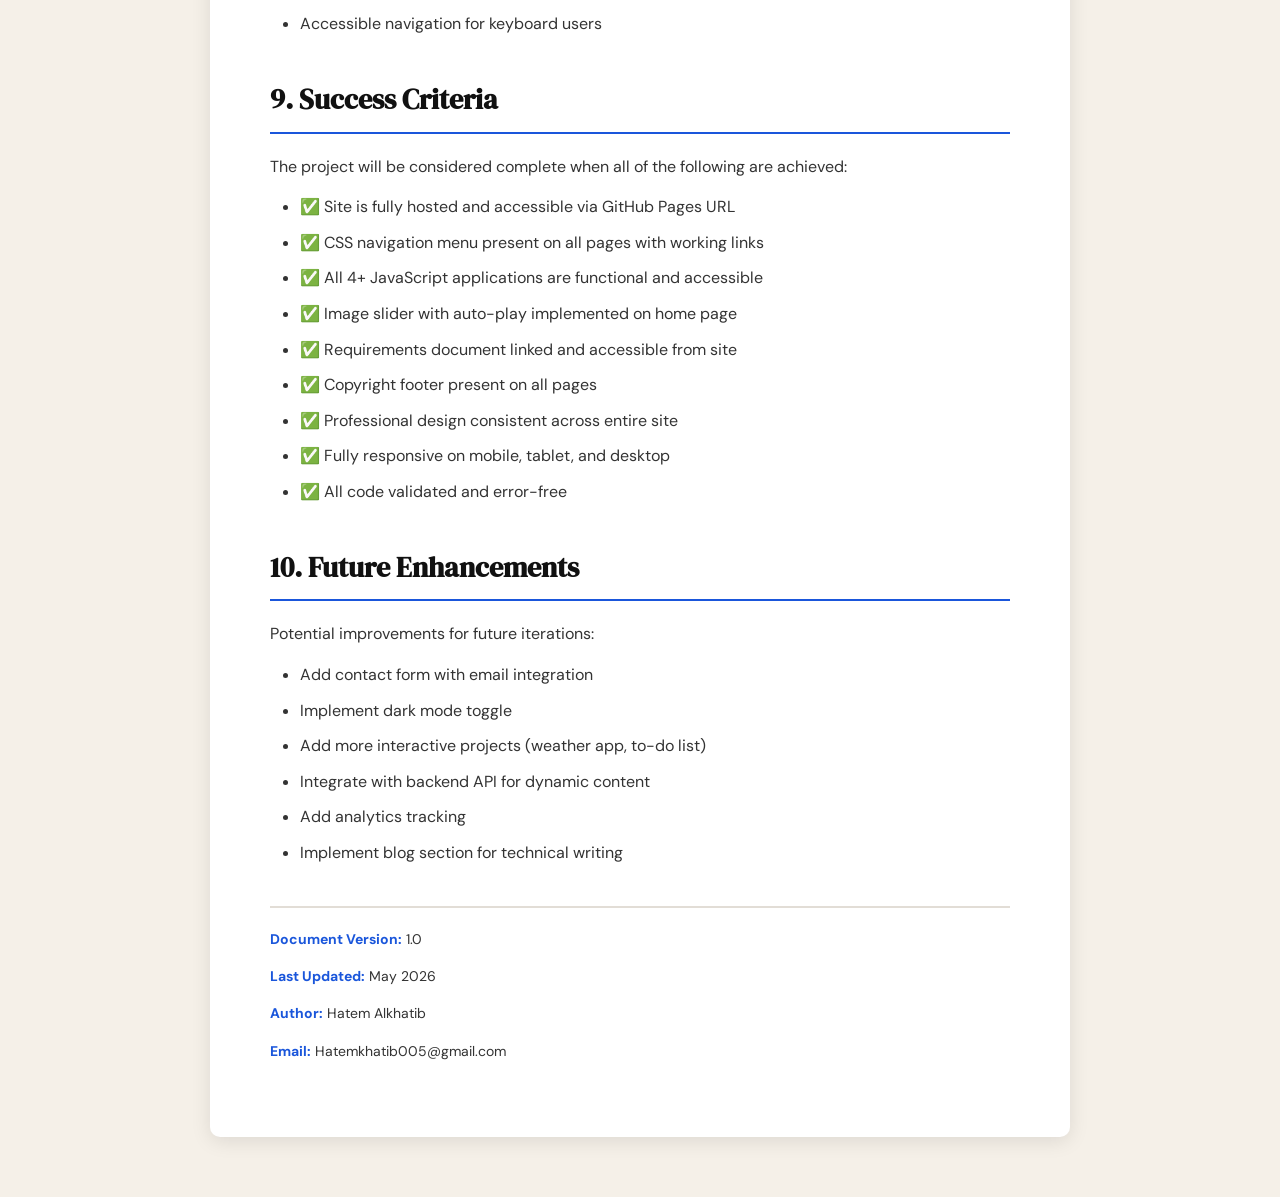
<file: requirements.html>
<!DOCTYPE html>
<html lang="en">
<head>
    <meta charset="UTF-8">
    <meta name="viewport" content="width=device-width, initial-scale=1.0">
    <title>Project Requirements Document | Hatem Alkhatib</title>
    <link href="https://fonts.googleapis.com/css2?family=DM+Serif+Display&family=DM+Sans:wght@400;600;700&display=swap" rel="stylesheet"/>
    <style>
        * {
            margin: 0;
            padding: 0;
            box-sizing: border-box;
        }

        body {
            font-family: 'DM Sans', sans-serif;
            background: #F5F0E8;
            color: #111111;
            line-height: 1.6;
        }

        .container {
            max-width: 900px;
            margin: 0 auto;
            padding: 60px 20px;
        }

        .back-link {
            display: inline-block;
            margin-bottom: 30px;
            color: #1A56DB;
            text-decoration: none;
            font-weight: 600;
        }

        .back-link:hover {
            text-decoration: underline;
        }

        .document {
            background: white;
            padding: 60px;
            border-radius: 10px;
            box-shadow: 0 4px 20px rgba(0, 0, 0, 0.1);
        }

        h1 {
            font-family: 'DM Serif Display', serif;
            font-size: 42px;
            color: #1A56DB;
            margin-bottom: 10px;
        }

        .subtitle {
            color: #6B6B6B;
            font-size: 18px;
            margin-bottom: 40px;
        }

        h2 {
            font-family: 'DM Serif Display', serif;
            font-size: 28px;
            color: #111111;
            margin-top: 40px;
            margin-bottom: 20px;
            border-bottom: 2px solid #1A56DB;
            padding-bottom: 10px;
        }

        h3 {
            font-size: 20px;
            color: #1A56DB;
            margin-top: 25px;
            margin-bottom: 15px;
        }

        p {
            margin-bottom: 15px;
            color: #333;
        }

        ul, ol {
            margin-left: 30px;
            margin-bottom: 20px;
        }

        li {
            margin-bottom: 10px;
            color: #333;
        }

        strong {
            color: #1A56DB;
        }

        .info-box {
            background: #E8F0FE;
            padding: 20px;
            border-left: 4px solid #1A56DB;
            margin: 30px 0;
        }

        .project-list {
            display: grid;
            grid-template-columns: repeat(auto-fit, minmax(250px, 1fr));
            gap: 15px;
            margin: 20px 0;
        }

        .project-item {
            background: #F5F0E8;
            padding: 15px;
            border-radius: 8px;
            border-left: 3px solid #1A56DB;
        }

        .project-item strong {
            display: block;
            margin-bottom: 5px;
        }

        table {
            width: 100%;
            border-collapse: collapse;
            margin: 20px 0;
        }

        th, td {
            padding: 12px;
            text-align: left;
            border-bottom: 1px solid #E2DDD6;
        }

        th {
            background: #1A56DB;
            color: white;
            font-weight: 600;
        }

        .footer-doc {
            margin-top: 40px;
            padding-top: 20px;
            border-top: 2px solid #E2DDD6;
            color: #6B6B6B;
            font-size: 14px;
        }

        @media (max-width: 768px) {
            .document {
                padding: 30px 20px;
            }

            h1 {
                font-size: 32px;
            }
        }
    </style>
</head>
<body>
    <div class="container">
        <a href="index.html" class="back-link">← Back to Portfolio</a>

        <div class="document">
            <h1>Project Requirements Document</h1>
            <p class="subtitle">Personal Portfolio Website with Interactive Web Applications</p>

            <div class="info-box">
                <p><strong>Student:</strong> Hatem Alkhatib</p>
                <p><strong>Course:</strong> Web Technologies</p>
                <p><strong>Semester:</strong> Spring 2026</p>
                <p><strong>Project Goal:</strong> Create a professional portfolio website showcasing technical skills through interactive JavaScript applications</p>
            </div>

            <h2>1. Project Overview</h2>
            <p>
                This portfolio website serves as a comprehensive showcase of my web development skills acquired throughout the semester. 
                The site demonstrates proficiency in HTML5, CSS3, JavaScript, responsive design, and deployment practices while 
                presenting my professional experience and technical projects in an accessible, user-friendly format.
            </p>

            <h2>2. Technical Requirements</h2>

            <h3>2.1 Web Hosting & Deployment</h3>
            <ul>
                <li><strong>Platform:</strong> GitHub Pages</li>
                <li><strong>Live URL:</strong> https://hkhatib005.github.io/Hatem/</li>
                <li><strong>Version Control:</strong> Git/GitHub for all source code</li>
                <li><strong>Deployment Method:</strong> Automatic deployment via GitHub Pages from main branch</li>
            </ul>

            <h3>2.2 Navigation System</h3>
            <ul>
                <li><strong>CSS Navigation Menu:</strong> Fixed navigation bar at top of site</li>
                <li><strong>Menu Features:</strong>
                    <ul>
                        <li>Dropdown menu for Projects section</li>
                        <li>Smooth scroll navigation to page sections</li>
                        <li>Mobile-responsive hamburger menu</li>
                        <li>Hover effects and transitions</li>
                    </ul>
                </li>
                <li><strong>Color Scheme:</strong> Blue (#1A56DB) and Cream (#F5F0E8) theme consistent across site</li>
            </ul>

            <h3>2.3 Required Content Sections</h3>
            <ul>
                <li>Home/Hero section with introduction</li>
                <li>About section with skills and background</li>
                <li>Work Experience timeline (Capital One, JPMorgan Chase internships)</li>
                <li>Web Applications showcase (all semester projects)</li>
                <li>Technical Projects portfolio</li>
                <li>Programs & Community involvement</li>
                <li>Footer with copyright information</li>
            </ul>

            <h2>3. JavaScript Web Applications</h2>
            <p>The following interactive applications were developed and deployed as part of this project:</p>

            <div class="project-list">
                <div class="project-item">
                    <strong>1. Auto Image Slider</strong>
                    <p>Interactive carousel with auto-play, manual controls, dot indicators, and thumbnail navigation</p>
                </div>
                <div class="project-item">
                    <strong>2. MPG Calculator</strong>
                    <p>Miles per gallon calculator with real-time validation and fuel efficiency calculations</p>
                </div>
                <div class="project-item">
                    <strong>3. Invoice Calculator</strong>
                    <p>Professional invoice generator with dynamic rows, tax calculations, and automatic totals</p>
                </div>
                <div class="project-item">
                    <strong>4. Mortgage Calculator</strong>
                    <p>Home loan payment calculator using compound interest formulas and number formatting</p>
                </div>
            </div>

            <h3>3.1 JavaScript Concepts Demonstrated</h3>
            <ul>
                <li><strong>Variables & Data Types:</strong> let, const, var declarations</li>
                <li><strong>Functions:</strong> Function declarations, arrow functions, callback functions</li>
                <li><strong>Control Flow:</strong> if/else statements, for loops, while loops</li>
                <li><strong>DOM Manipulation:</strong> getElementById, querySelector, classList methods</li>
                <li><strong>Event Handling:</strong> onclick, oninput, addEventListener</li>
                <li><strong>Mathematical Operations:</strong> Formulas for MPG, mortgage payments, tax calculations</li>
                <li><strong>String Manipulation:</strong> Number formatting, substring operations</li>
                <li><strong>Form Validation:</strong> Input validation, error handling, user feedback</li>
            </ul>

            <h2>4. Design Specifications</h2>

            <h3>4.1 Visual Design</h3>
            <ul>
                <li><strong>Typography:</strong> DM Serif Display (headings), DM Sans (body text)</li>
                <li><strong>Color Palette:</strong>
                    <ul>
                        <li>Primary: #1A56DB (Blue)</li>
                        <li>Background: #F5F0E8 (Cream)</li>
                        <li>Text: #111111 (Ink Black)</li>
                        <li>Muted: #6B6B6B (Gray)</li>
                    </ul>
                </li>
                <li><strong>Layout:</strong> Clean, professional design with ample white space</li>
                <li><strong>Custom Features:</strong> Custom cursor effect with dot and ring</li>
            </ul>

            <h3>4.2 Responsive Design</h3>
            <ul>
                <li>Mobile-first approach with breakpoint at 768px</li>
                <li>Hamburger menu for mobile navigation</li>
                <li>Flexible grid layouts that adapt to screen size</li>
                <li>Touch-friendly button sizes and spacing</li>
                <li>Optimized images and performance</li>
            </ul>

            <h2>5. Image Implementation</h2>
            <ul>
                <li><strong>Home Page:</strong> Auto image slider featuring 4+ professional images</li>
                <li><strong>Slider Features:</strong> Auto-play (4-second intervals), manual navigation, thumbnails</li>
                <li><strong>CSS Animations:</strong> Smooth fade-in transitions between slides</li>
                <li><strong>Responsive Images:</strong> Images scale appropriately for different screen sizes</li>
            </ul>

            <h2>6. Footer Requirements</h2>
            <ul>
                <li>Copyright notice: © 2026 Hatem Alkhatib. All Rights Reserved.</li>
                <li>Contact information: Email and location</li>
                <li>Navigation links to key sections</li>
                <li>Social media links (LinkedIn, GitHub)</li>
                <li>Professional attribution and branding</li>
            </ul>

            <h2>7. File Structure</h2>
            <table>
                <thead>
                    <tr>
                        <th>File</th>
                        <th>Purpose</th>
                    </tr>
                </thead>
                <tbody>
                    <tr>
                        <td>index.html</td>
                        <td>Main portfolio homepage</td>
                    </tr>
                    <tr>
                        <td>styles.css</td>
                        <td>Main stylesheet with all CSS</td>
                    </tr>
                    <tr>
                        <td>script.js</td>
                        <td>JavaScript for navigation and interactions</td>
                    </tr>
                    <tr>
                        <td>image-slider.html</td>
                        <td>Auto image slider application</td>
                    </tr>
                    <tr>
                        <td>invoice-calculator.html</td>
                        <td>Invoice calculator application</td>
                    </tr>
                    <tr>
                        <td>mortgage-calculator.html</td>
                        <td>Mortgage calculator application</td>
                    </tr>
                    <tr>
                        <td>requirements.html</td>
                        <td>This requirements document</td>
                    </tr>
                </tbody>
            </table>

            <h2>8. Quality Assurance</h2>

            <h3>8.1 Testing Requirements</h3>
            <ul>
                <li>Cross-browser testing (Chrome, Firefox, Safari, Edge)</li>
                <li>Mobile responsiveness testing on iOS and Android</li>
                <li>All calculator functions tested with various inputs</li>
                <li>Navigation links verified to work correctly</li>
                <li>Image slider auto-play and controls tested</li>
                <li>Form validation and error handling tested</li>
            </ul>

            <h3>8.2 Performance Standards</h3>
            <ul>
                <li>Fast page load times (under 3 seconds)</li>
                <li>Smooth animations (60fps)</li>
                <li>No console errors in browser developer tools</li>
                <li>Accessible navigation for keyboard users</li>
            </ul>

            <h2>9. Success Criteria</h2>
            <p>The project will be considered complete when all of the following are achieved:</p>
            <ul>
                <li>✅ Site is fully hosted and accessible via GitHub Pages URL</li>
                <li>✅ CSS navigation menu present on all pages with working links</li>
                <li>✅ All 4+ JavaScript applications are functional and accessible</li>
                <li>✅ Image slider with auto-play implemented on home page</li>
                <li>✅ Requirements document linked and accessible from site</li>
                <li>✅ Copyright footer present on all pages</li>
                <li>✅ Professional design consistent across entire site</li>
                <li>✅ Fully responsive on mobile, tablet, and desktop</li>
                <li>✅ All code validated and error-free</li>
            </ul>

            <h2>10. Future Enhancements</h2>
            <p>Potential improvements for future iterations:</p>
            <ul>
                <li>Add contact form with email integration</li>
                <li>Implement dark mode toggle</li>
                <li>Add more interactive projects (weather app, to-do list)</li>
                <li>Integrate with backend API for dynamic content</li>
                <li>Add analytics tracking</li>
                <li>Implement blog section for technical writing</li>
            </ul>

            <div class="footer-doc">
                <p><strong>Document Version:</strong> 1.0</p>
                <p><strong>Last Updated:</strong> May 2026</p>
                <p><strong>Author:</strong> Hatem Alkhatib</p>
                <p><strong>Email:</strong> Hatemkhatib005@gmail.com</p>
            </div>
        </div>
    </div>
</body>
</html>
</file>
